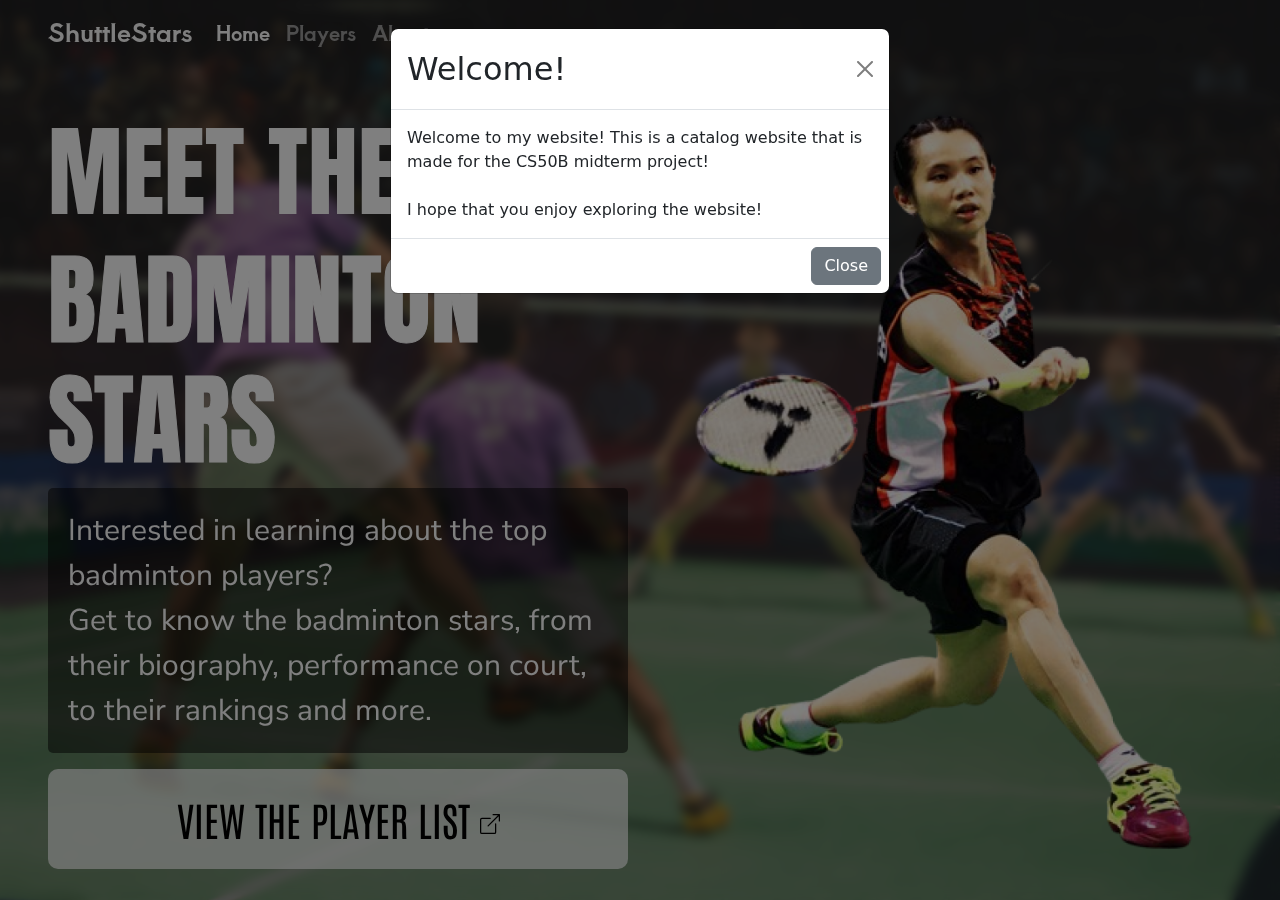
<file: CS50B Final/index.html>
<!DOCTYPE html>
<html lang="en">

<head>
    <meta charset="UTF-8">
    <meta name="viewport" content="width=device-width, initial-scale=1.0">
    <title>Home Page</title>
    <link rel="stylesheet" href="bootstrap-5.3.3-dist/css/bootstrap.min.css">
    <link rel="stylesheet" href="css/styles.css">
    <link rel="stylesheet" href="css/home-page.css">

</head>

<body>
    <div class="background-container background-image">
        <div class="blurred-image"></div>
        <div class="dark-overlay"></div>
    </div>
    <nav class="navbar navbar-expand-lg navbar-dark align-bottom mb-5 ">
        <div class="container-fluid px-5 align-items-end ">
            <a class="navbar-brand " href="index.html">ShuttleStars</a>
            <button class="navbar-toggler" type="button" data-bs-toggle="collapse"
                data-bs-target="#navbarSupportedContent" aria-controls="navbarSupportedContent" aria-expanded="false"
                aria-label="Toggle navigation">
                <span class="navbar-toggler-icon"></span>
            </button>
            <div class="collapse navbar-collapse" id="navbarSupportedContent">
                <ul class="navbar-nav me-auto mb-2 mb-lg-0">
                    <li class="nav-item ">
                        <a class="nav-link active" aria-current="page" href="index.html">Home</a>
                    </li>
                    <li class="nav-item">
                        <a class="nav-link " aria-current="page" href="catalog.html">Players</a>
                    </li>
                    <li class="nav-item">
                        <a class="nav-link " aria-current="page" href="about.html">About</a>
                    </li>

                </ul>
            </div>
        </div>
    </nav>


    <!-- Modal -->
    <div class="modal fade" id="exampleModal" tabindex="-1" aria-hidden="true">
        <div class="modal-dialog">
            <div class="modal-content">
                <div class="modal-header">
                    <div class="fs-2">Welcome!</div>
                    <button type="button" class="btn-close" data-bs-dismiss="modal" aria-label="Close"></button>
                </div>
                <div class="modal-body">
                    Welcome to my website! This is a catalog website that is made for the CS50B midterm project!
                    <br><br>
                    I hope that you enjoy exploring the website!
                </div>
                <div class="modal-footer p-1 ">
                    <button type="button" class="btn btn-secondary modal-button" data-bs-dismiss="modal">Close</button>
                </div>
            </div>
        </div>
    </div>


    <div class="container-fluid px-5">
        <div class="row">
            <div class="main-text col-12 mb-5 col-lg-6 mb-lg-0">
                <h1>MEET THE</h1>
                <h1 class="stroked-text">BADMINTON STARS</h1>
                <div class="main-text-wrapper">
                    <p>Interested in learning about the top badminton players?<br> Get to know the badminton stars, from
                        their biography, performance on court, to their rankings and
                        more. </p>
                    <a class="button" href="catalog.html"> VIEW THE PLAYER LIST <svg xmlns="http://www.w3.org/2000/svg"
                            width="20" height="20" fill="currentColor" class="bi bi-box-arrow-up-right"
                            viewBox="0 0 16 16">
                            <path fill-rule="evenodd"
                                d="M8.636 3.5a.5.5 0 0 0-.5-.5H1.5A1.5 1.5 0 0 0 0 4.5v10A1.5 1.5 0 0 0 1.5 16h10a1.5 1.5 0 0 0 1.5-1.5V7.864a.5.5 0 0 0-1 0V14.5a.5.5 0 0 1-.5.5h-10a.5.5 0 0 1-.5-.5v-10a.5.5 0 0 1 .5-.5h6.636a.5.5 0 0 0 .5-.5" />
                            <path fill-rule="evenodd"
                                d="M16 .5a.5.5 0 0 0-.5-.5h-5a.5.5 0 0 0 0 1h3.793L6.146 9.146a.5.5 0 1 0 .708.708L15 1.707V5.5a.5.5 0 0 0 1 0z" />
                        </svg></a>
                </div>
            </div>
            <div class="col-12 col-lg-6 text-center ">
                <img src="images/home/hero-image.png" alt="">
            </div>

        </div>
    </div>


    <script src="js/jquery.js"></script>
    <script src="js/texttyleF.min.js"></script>
    <script src="bootstrap-5.3.3-dist/js/bootstrap.min.js"></script>
    <script>
        $(document).ready(function () {
            $('#exampleModal').modal('show');
            $(".stroked-text").css("color", "#ffffff");
        })

        $('#exampleModal').on('hide.bs.modal', function (e) {
            $(".stroked-text").textyleF({
                delay: 50,
                duration: 100,
                easing: "cubic-bezier(0.785, 0.135, 0.15, 0.86)",
                callback: function () {
                    $(this).css({
                        color: "#ffffff00",
                        transition: "1s",
                    });
                    $(".desc").css("opacity", 1);
                },
            });
        })




    </script>
</body>

</html>
</file>
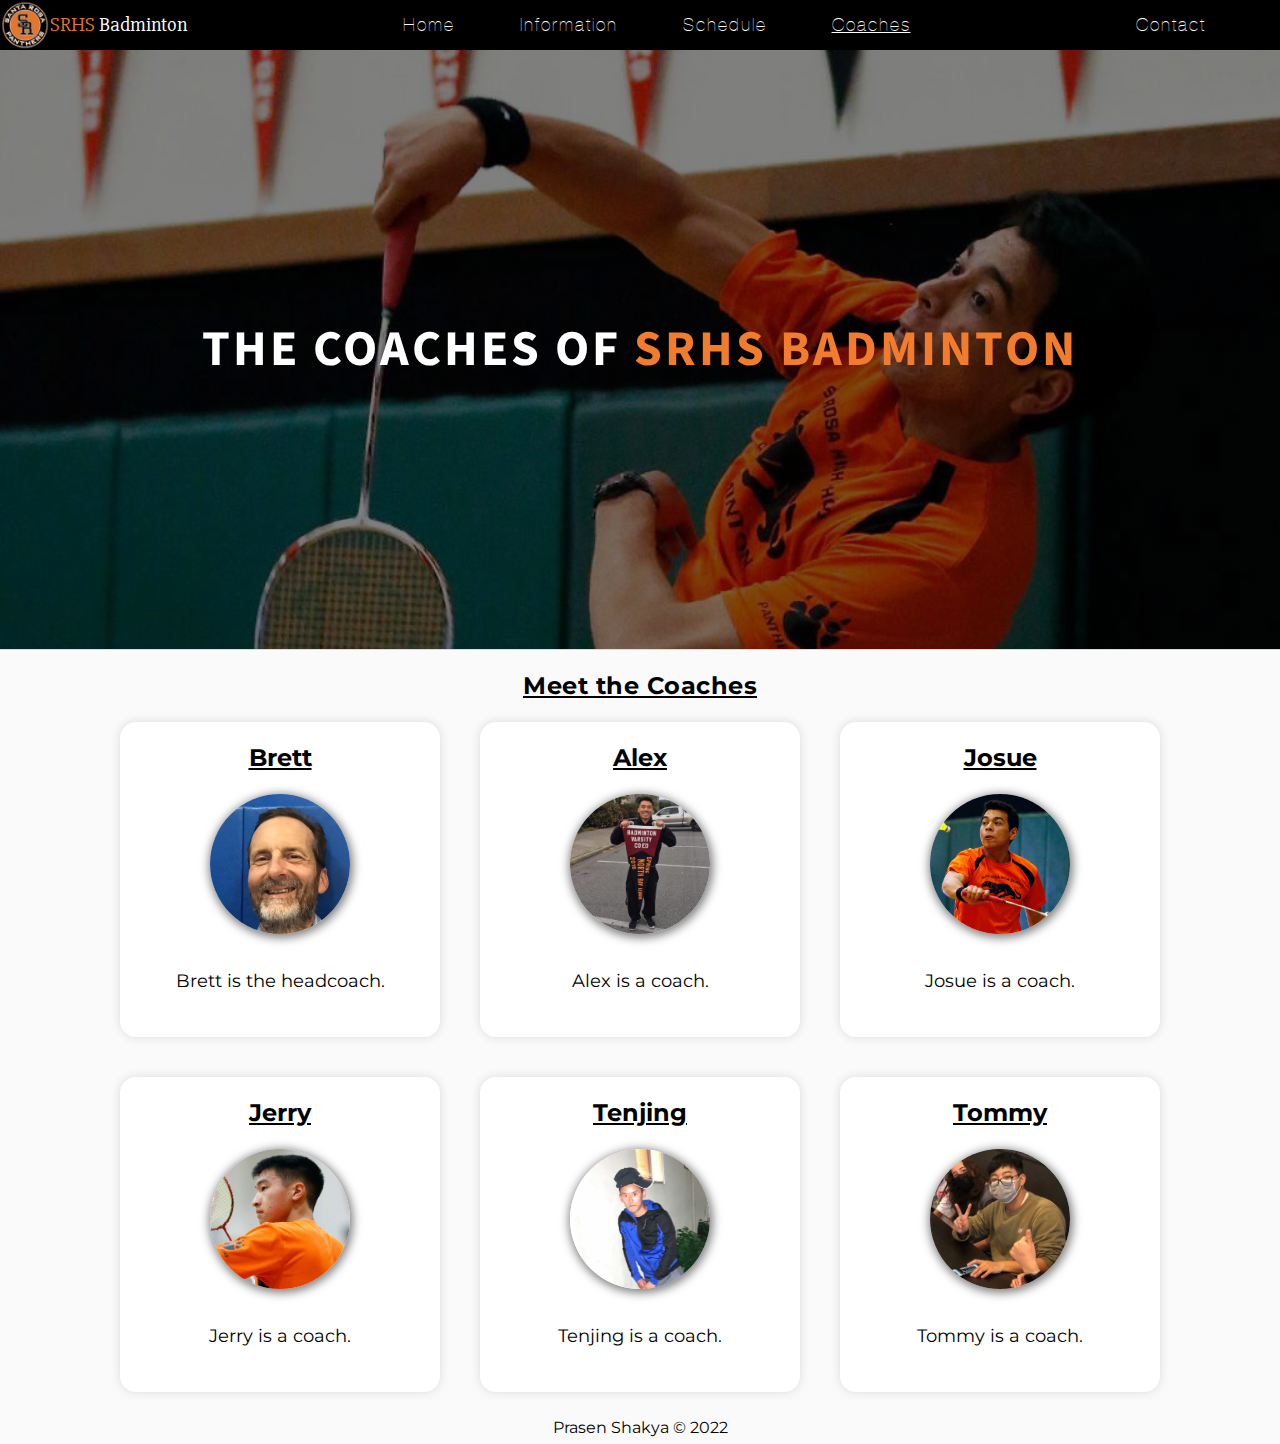
<file: coaches.html>
<!DOCTYPE html>
<html lang="en">
    <head>
        <meta charset="UTF-8" />
        <meta http-equiv="X-UA-Compatible" content="IE=edge" />
        <meta name="viewport" content="width=device-width, initial-scale=1.0" />
        <link rel="stylesheet" href="assets/css/fonts.css" />
        <link rel="stylesheet" href="assets/css/styles.css" />
        <link rel="stylesheet" href="assets/css/coach-section.css" />
        <script src="assets/js/main.js" defer></script>
        <title>SRHS Badminton Home Page</title>
    </head>
    <body>
        <header>
            <a href="home.html">
                <span id="brand-logo">
                    <img
                        src="assets/imgs/SRHS_Logo.png"
                        alt="Santa Rosa High School logo"
                        width="50"
                        height="50"
                    />
                    <span>SRHS&nbsp;</span>
                    <span>Badminton</span>
                </span>
            </a>
            <nav>
                <ul id="nav-links">
                    <li><a href="home.html">Home</a></li>
                    <li class="dropdown">
                        <a href="information.html">Information</a>
                        <input type="checkbox" class="toggle" id="toggle1" />
                        <label for="toggle1" class="open">+</label>
                        <ul>
                            <li>
                                <a href="information.html#joining-team"
                                    >Joining The Team</a
                                >
                            </li>
                            <li>
                                <a href="information.html#srhs-badminton-info"
                                    >The SRHS Team</a
                                >
                            </li>
                            <li>
                                <a href="information.html#badminton-info"
                                    >Badminton Information</a
                                >
                            </li>
                        </ul>
                    </li>
                    <li><a href="schedule.html">Schedule</a></li>
                    <li class="current-page">
                        <a href="coaches.html">Coaches</a>
                    </li>
                </ul>
            </nav>
            <a href="contact.html" id="contact-link">Contact</a>
            <p id="menu-button">&#9776;</p>
        </header>

        <main>
            <div class="banner coach-page">
                <span
                    >The Coaches of
                    <span class="orange-text">SRHS Badminton</span></span
                >
            </div>
            <section class="coach-section">
                <h1>Meet the Coaches</h1>

                <article>
                    <h2>Brett</h2>
                    <img
                        src="assets/imgs/coaches/Brett.jpg"
                        alt="Picture of Brett"
                    />
                    <div class="margin-space"></div>
                    <p>Brett is the headcoach.</p>
                </article>

                <article>
                    <h2>Alex</h2>
                    <img
                        src="assets/imgs/coaches/Alex.jpg"
                        alt="Picture of Alex"
                    />
                    <div class="margin-space"></div>
                    <p>Alex is a coach.</p>
                </article>

                <article>
                    <h2>Josue</h2>
                    <img
                        src="assets/imgs/coaches/Josue.jpg"
                        alt="Picture of Josue"
                    />
                    <div class="margin-space"></div>
                    <p>Josue is a coach.</p>
                </article>

                <article>
                    <h2>Jerry</h2>
                    <img
                        src="assets/imgs/coaches/Jerry.jpg"
                        alt="Picture of Jerry"
                    />
                    <div class="margin-space"></div>
                    <p>Jerry is a coach.</p>
                </article>

                <article>
                    <h2>Tenjing</h2>
                    <img
                        src="assets/imgs/coaches/Tenjing.jpg"
                        alt="Picture of Tenjing"
                    />
                    <div class="margin-space"></div>
                    <p>Tenjing is a coach.</p>
                </article>

                <article>
                    <h2>Tommy</h2>
                    <img
                        src="assets/imgs/coaches/Tommy.jpg"
                        alt="Picture of Tommy"
                    />
                    <div class="margin-space"></div>
                    <p>Tommy is a coach.</p>
                </article>
            </section>
        </main>

        <footer>
            <p>Prasen Shakya &copy; 2022</p>
        </footer>
    </body>
</html>
</file>
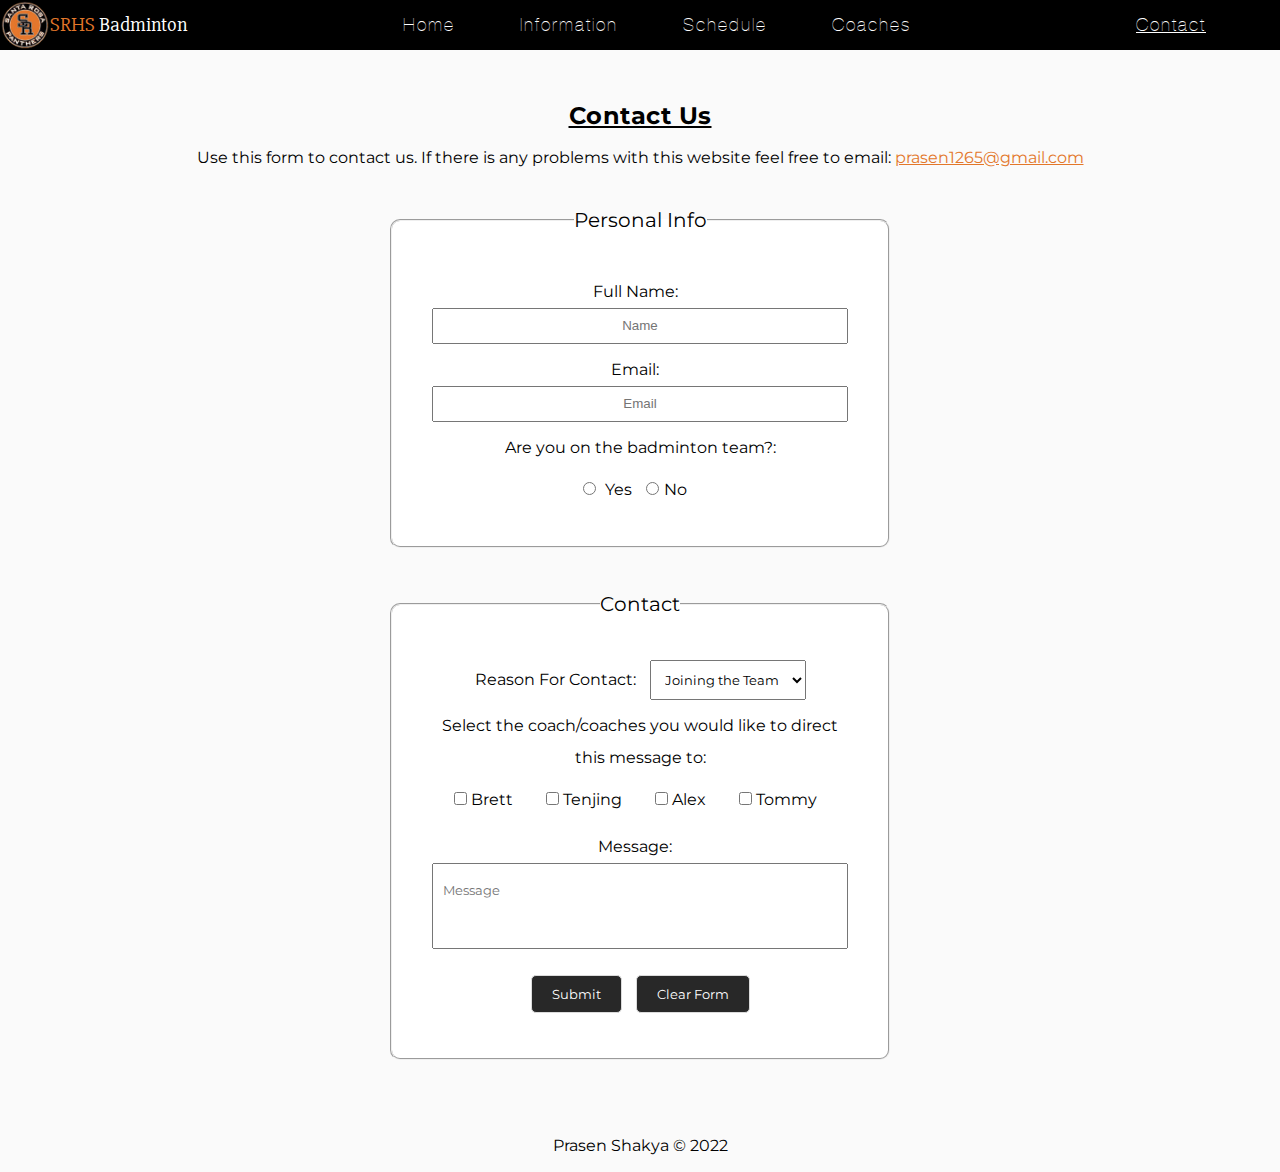
<file: contact.html>
<!DOCTYPE html>
<html lang="en">
    <head>
        <meta charset="UTF-8" />
        <meta http-equiv="X-UA-Compatible" content="IE=edge" />
        <meta name="viewport" content="width=device-width, initial-scale=1.0" />
        <link rel="stylesheet" href="assets/css/fonts.css" />
        <link rel="stylesheet" href="assets/css/styles.css" />
        <link rel="stylesheet" href="assets/css/form.css" />
        <script src="assets/js/main.js" defer></script>
        <title>SRHS Badminton Home Page</title>
    </head>

    <body>
        <header>
            <a href="home.html">
                <span id="brand-logo">
                    <img
                        src="assets/imgs/SRHS_Logo.png"
                        alt="Santa Rosa High School logo"
                        width="50"
                        height="50"
                    />
                    <span>SRHS&nbsp;</span>
                    <span>Badminton</span>
                </span>
            </a>
            <nav>
                <ul id="nav-links">
                    <li><a href="home.html">Home</a></li>
                    <li class="dropdown">
                        <a href="information.html">Information</a>
                        <input type="checkbox" class="toggle" id="toggle1" />
                        <label for="toggle1" class="open">+</label>
                        <ul>
                            <li>
                                <a href="information.html#joining-team"
                                    >Joining The Team</a
                                >
                            </li>
                            <li>
                                <a href="information.html#srhs-badminton-info"
                                    >The SRHS Team</a
                                >
                            </li>
                            <li>
                                <a href="information.html#badminton-info"
                                    >Badminton Information</a
                                >
                            </li>
                        </ul>
                    </li>
                    <li><a href="schedule.html">Schedule</a></li>
                    <li><a href="coaches.html">Coaches</a></li>
                </ul>
            </nav>
            <a class="current-page" href="contact.html" id="contact-link"
                >Contact</a
            >
            <p id="menu-button">&#9776;</p>
        </header>
        <main>
            <div class="margin-space"></div>
            <section class="form-container">
                <h1>Contact Us</h1>
                <div>
                    Use this form to contact us. If there is any problems with
                    this website feel free to email:
                    <a href="mailto:prasen1265@gmail.com">
                        prasen1265@gmail.com
                    </a>
                </div>

                <form action="https://formspree.io/f/mbjbrkdn" method="POST">
                    <fieldset>
                        <legend>Personal Info</legend>
                        <div>
                            <label for="full_name">Full Name:</label>
                            <input
                                type="text"
                                name="full_name"
                                id="full_name"
                                placeholder="Name"
                            />
                        </div>
                        <div>
                            <label for="email">Email:</label>
                            <input
                                type="email"
                                name="email"
                                id="email"
                                placeholder="Email"
                            />
                        </div>
                        <div>Are you on the badminton team?:</div>
                        <div>
                            <input
                                name="team_member"
                                id="yes-member"
                                type="radio"
                                value="yes"
                            />
                            <label for="yes-member">Yes</label>
                            <input
                                name="team_member"
                                id="no-member"
                                type="radio"
                                value="no"
                            /><label for="no-member">No</label>
                        </div>
                    </fieldset>

                    <fieldset>
                        <legend>Contact</legend>
                        <div>
                            <label for="contact-subject"
                                >Reason For Contact:</label
                            >
                            <select name="contact-subject" id="contact-subject">
                                <option value="joining-team">
                                    Joining the Team
                                </option>
                                <option value="badminton-info">
                                    Badminton Info
                                </option>
                                <option value="schedule">Schedule</option>
                                <option value="other">Other</option>
                            </select>
                        </div>

                        <div>
                            Select the coach/coaches you would like to direct
                            this message to:
                            <div class="coach-container">
                                <div>
                                    <input
                                        id="brett"
                                        name="message_for"
                                        value="Brett"
                                        type="checkbox"
                                    />
                                    <label for="brett">Brett</label>
                                </div>
                                <div>
                                    <input
                                        id="tenjing"
                                        value="Tenjing"
                                        name="message_for"
                                        type="checkbox"
                                    />
                                    <label for="tenjing">Tenjing</label>
                                </div>
                                <div>
                                    <input
                                        id="alex"
                                        value="Alex"
                                        name="message_for"
                                        type="checkbox"
                                    />
                                    <label for="alex">Alex</label>
                                </div>
                                <div>
                                    <input
                                        id="tommy"
                                        value="Tommy"
                                        name="message_for"
                                        type="checkbox"
                                    />
                                    <label for="tommy">Tommy</label>
                                </div>
                            </div>
                        </div>

                        <div>
                            <label for="message">Message:</label> <br />
                            <textarea
                                name="message"
                                id="message"
                                placeholder="Message"
                            ></textarea>
                        </div>

                        <div>
                            <input type="submit" value="Submit" />
                            <input
                                name="reset"
                                type="reset"
                                value="Clear Form"
                            />
                        </div>
                    </fieldset>
                </form>
            </section>
        </main>

        <footer>
            <div>Prasen Shakya &copy; 2022</div>
        </footer>
    </body>
</html>
</file>
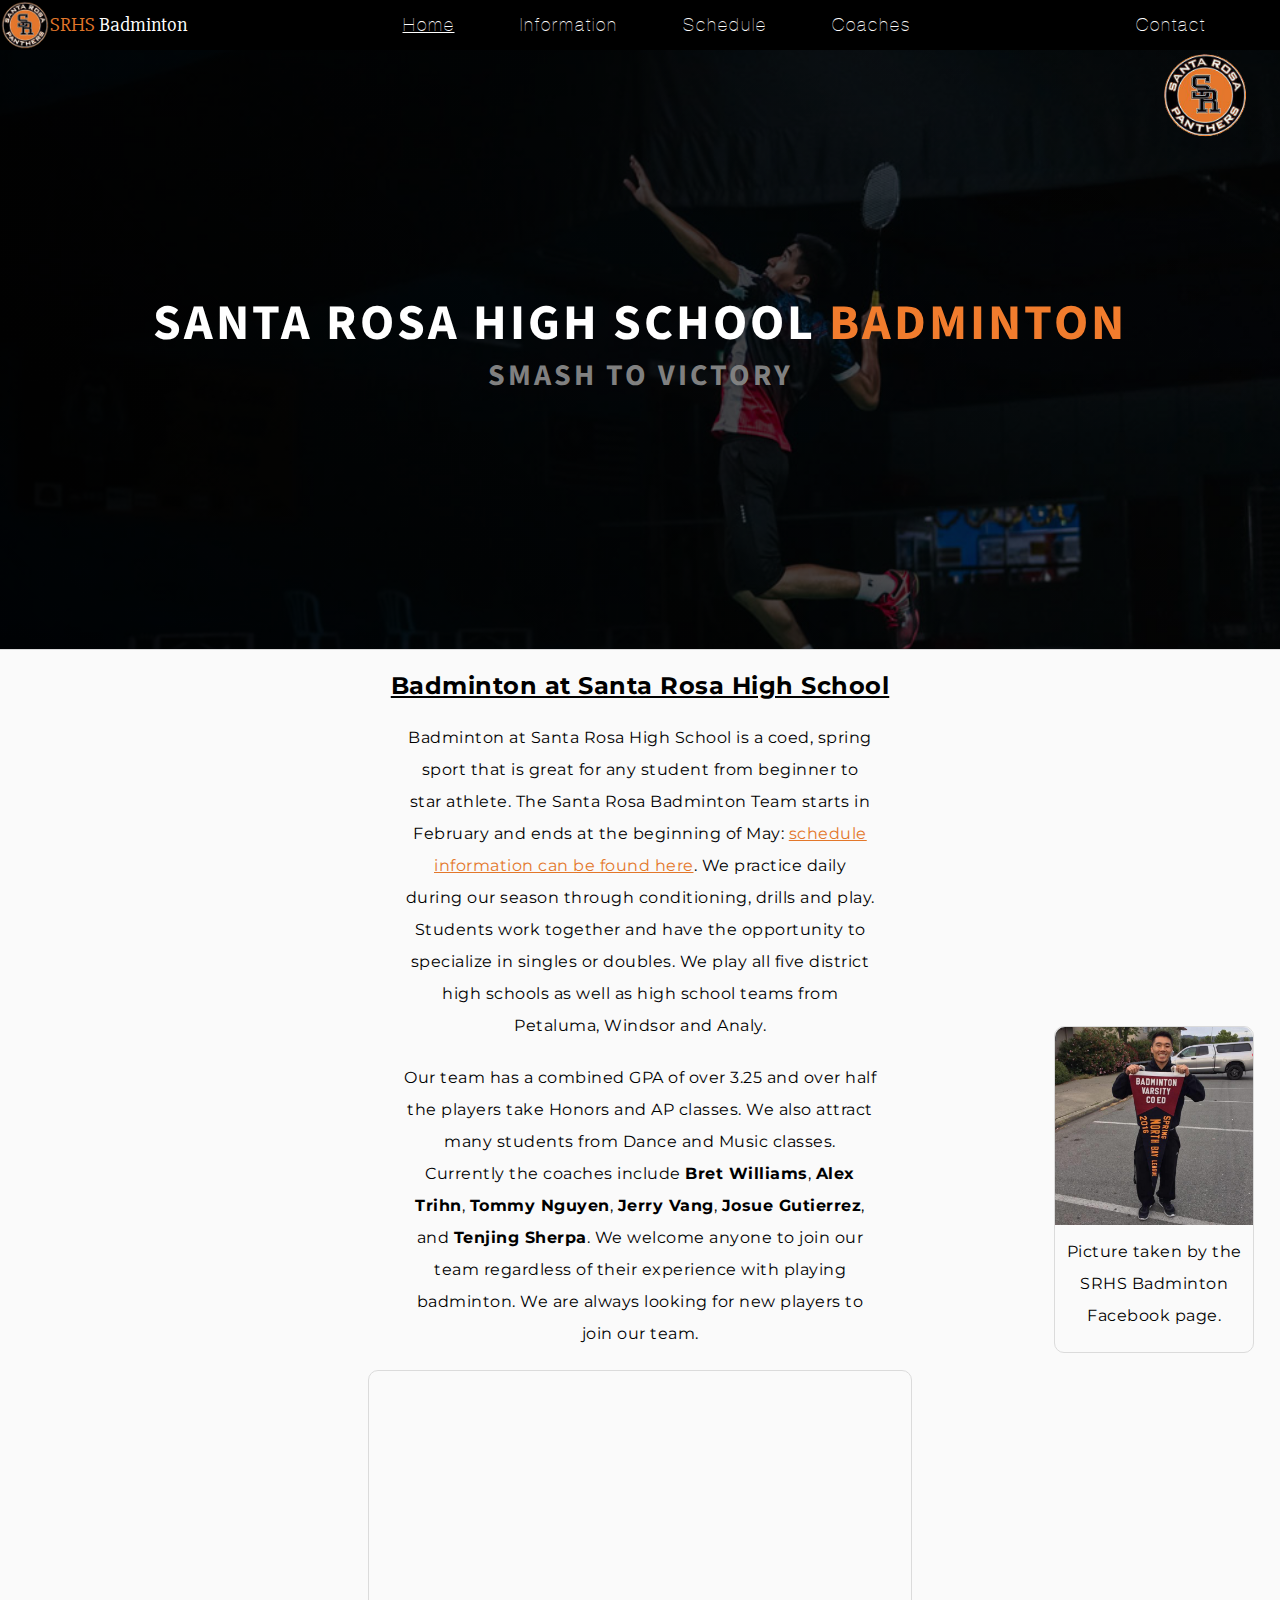
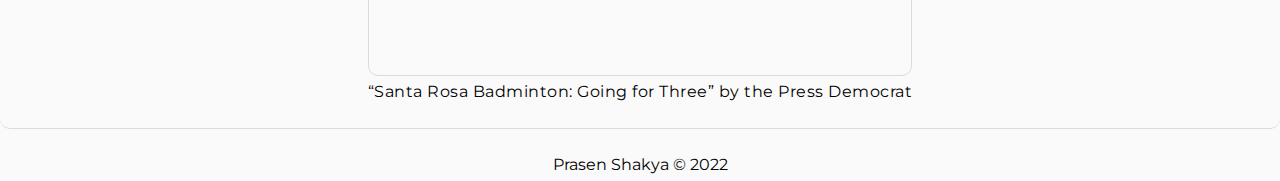
<file: home.html>
<!DOCTYPE html>
<html lang="en">
    <head>
        <meta charset="UTF-8" />
        <meta http-equiv="X-UA-Compatible" content="IE=edge" />
        <meta name="viewport" content="width=device-width, initial-scale=1.0" />
        <link rel="stylesheet" href="assets/css/fonts.css" />
        <link rel="stylesheet" href="assets/css/styles.css" />
        <script src="assets/js/main.js" defer></script>
        <title>SRHS Badminton Home Page</title>
    </head>
    <body>
        <header>
            <a href="home.html">
                <span id="brand-logo">
                    <img
                        src="assets/imgs/SRHS_Logo.png"
                        alt="Santa Rosa High School logo"
                        width="50"
                        height="50"
                    />
                    <span>SRHS&nbsp;</span>
                    <span>Badminton</span>
                </span>
            </a>
            <nav>
                <ul id="nav-links">
                    <li class="current-page"><a href="home.html">Home</a></li>
                    <li class="dropdown">
                        <a href="information.html">Information</a>
                        <input type="checkbox" class="toggle" id="toggle1" />
                        <label for="toggle1" class="open">+</label>
                        <ul>
                            <li>
                                <a href="information.html#joining-team"
                                    >Joining The Team</a
                                >
                            </li>
                            <li>
                                <a href="information.html#srhs-badminton-info"
                                    >The SRHS Team</a
                                >
                            </li>
                            <li>
                                <a href="information.html#badminton-info"
                                    >Badminton Information</a
                                >
                            </li>
                        </ul>
                    </li>
                    <li><a href="schedule.html">Schedule</a></li>
                    <li><a href="coaches.html">Coaches</a></li>
                </ul>
            </nav>
            <a href="contact.html" id="contact-link">Contact</a>
            <p id="menu-button">&#9776;</p>
        </header>

        <main>
            <div class="banner home-page">
                <span
                    >Santa Rosa High School
                    <span class="orange-text">Badminton</span></span
                >
                <span class="smaller-header">Smash To Victory</span>
                <img src="assets/imgs/SRHS_Logo.png" alt="SRHS Logo" />
            </div>

            <section class="information">
                <h1>Badminton at Santa Rosa High School</h1>
                <p>
                    Badminton at Santa Rosa High School is a coed, spring sport
                    that is great for any student from beginner to star athlete.
                    The Santa Rosa Badminton Team starts in February and ends at
                    the beginning of May:
                    <a href="schedule.html"
                        >schedule information can be found here</a
                    >. We practice daily during our season through conditioning,
                    drills and play. Students work together and have the
                    opportunity to specialize in singles or doubles. We play all
                    five district high schools as well as high school teams from
                    Petaluma, Windsor and Analy.
                </p>
                <aside>
                    <figure>
                        <img
                            src="assets/imgs/Alex_Flag.jpg"
                            alt="Alex, a head coach, holding the NBL flag."
                        />
                        <figcaption>
                            Picture taken by the SRHS Badminton Facebook page.
                        </figcaption>
                    </figure>
                </aside>
                <p>
                    Our team has a combined GPA of over 3.25 and over half the
                    players take Honors and AP classes. We also attract many
                    students from Dance and Music classes. Currently the coaches
                    include <b>Bret Williams</b>, <b>Alex Trihn</b>,
                    <b>Tommy Nguyen</b>, <b>Jerry Vang</b>,
                    <b>Josue Gutierrez</b>, and <b>Tenjing Sherpa</b>. We
                    welcome anyone to join our team regardless of their
                    experience with playing badminton. We are always looking for
                    new players to join our team.
                </p>
                <figure>
                    <div class="iframe-container">
                        <iframe
                            src="https://www.youtube.com/embed/RLeh8UaS8G8"
                            title="YouTube video player"
                            allow="accelerometer; autoplay; clipboard-write; encrypted-media; gyroscope; picture-in-picture"
                            allowfullscreen
                        ></iframe>
                    </div>
                    <figcaption>
                        <q>Santa Rosa Badminton: Going for Three</q> by the
                        Press Democrat
                    </figcaption>
                </figure>
            </section>
        </main>

        <footer>
            <p>Prasen Shakya &copy; 2022</p>
        </footer>
    </body>
</html>
</file>
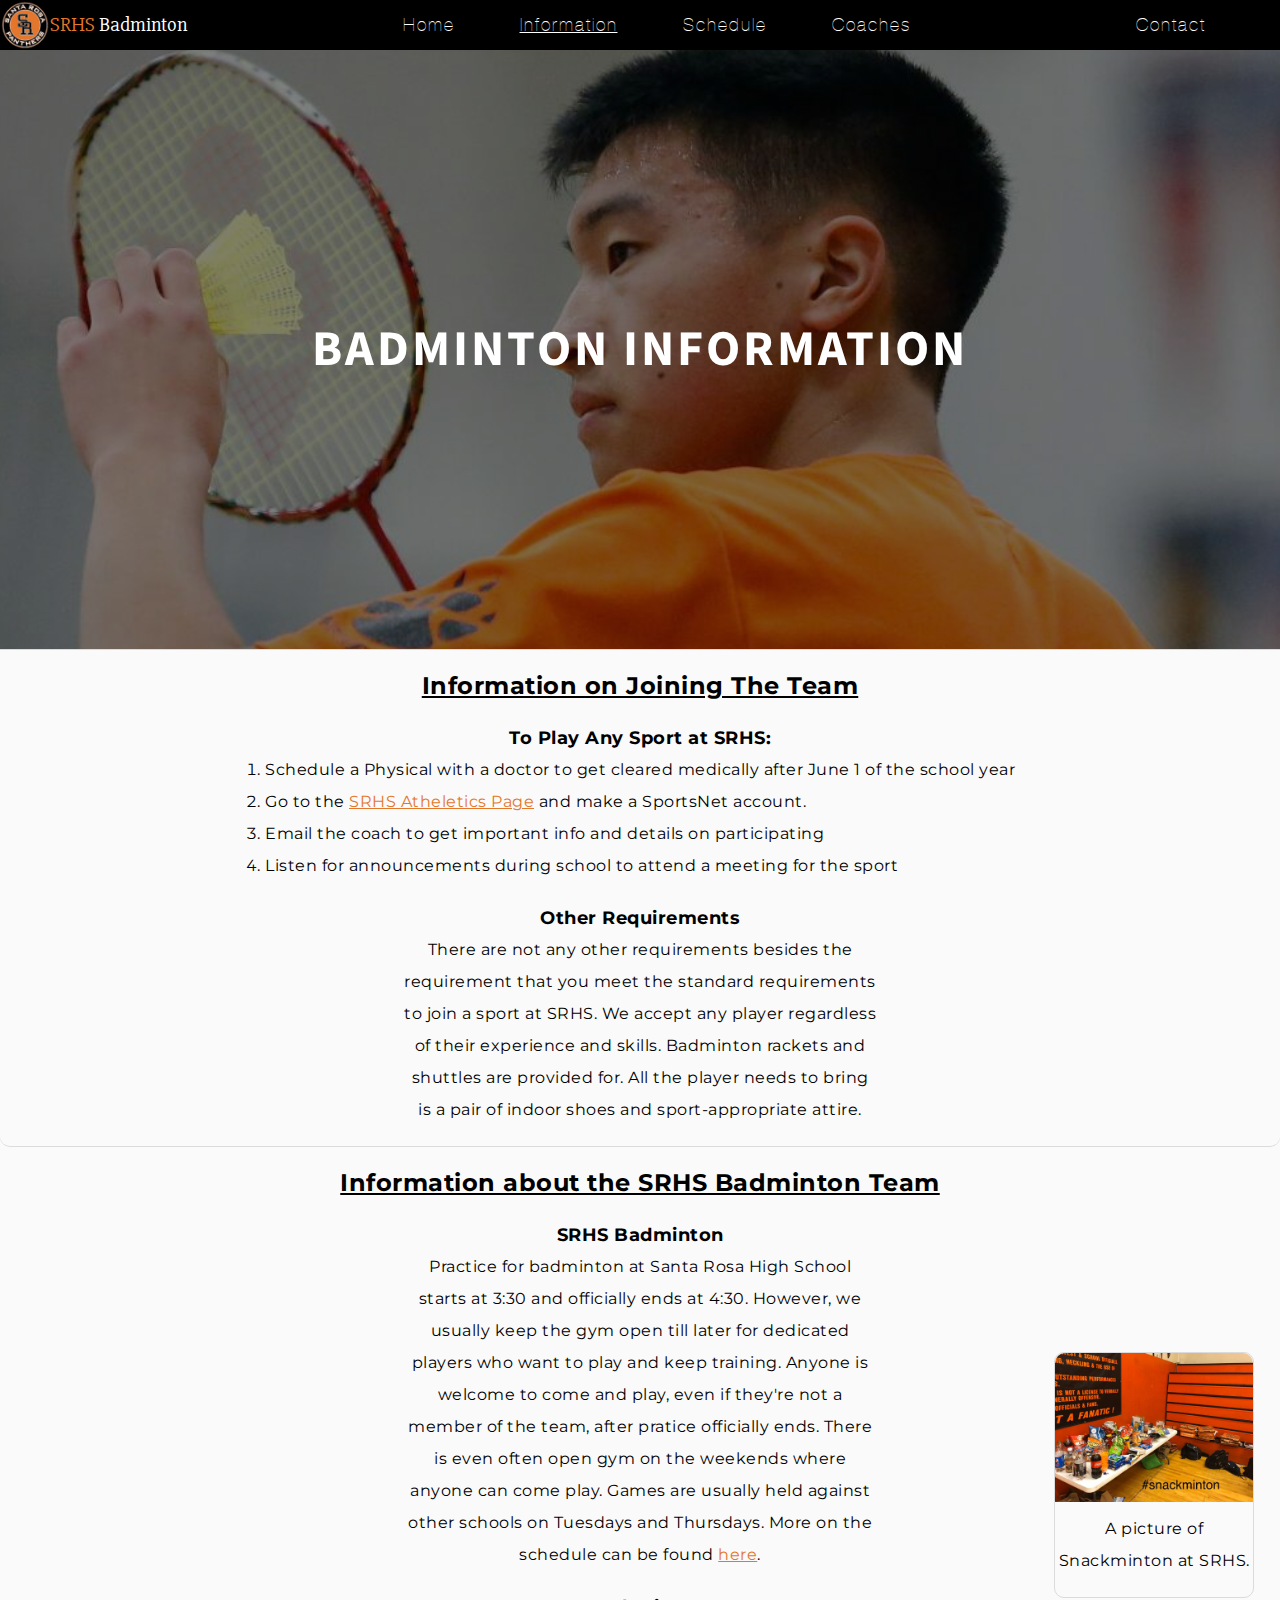
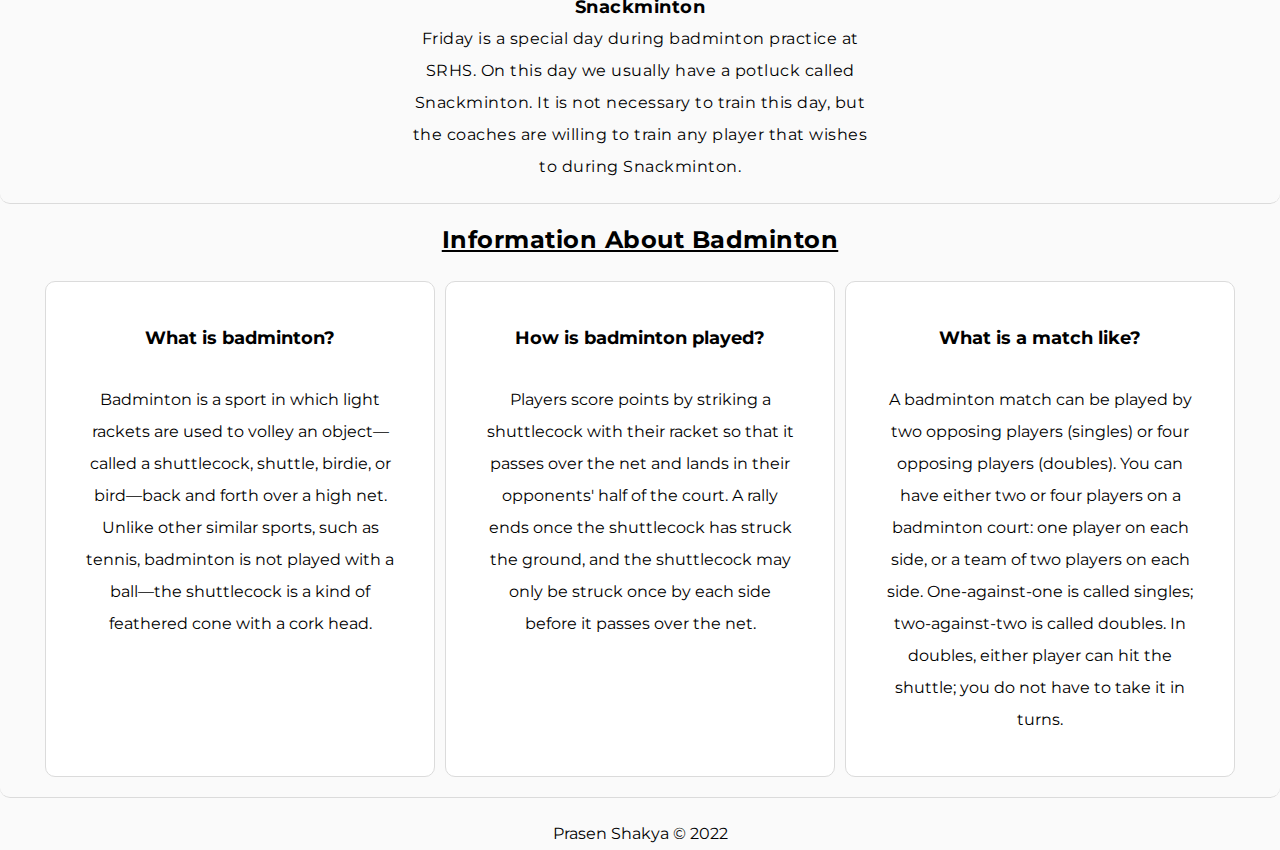
<file: information.html>
<!DOCTYPE html>
<html lang="en">
    <head>
        <meta charset="UTF-8" />
        <meta http-equiv="X-UA-Compatible" content="IE=edge" />
        <meta name="viewport" content="width=device-width, initial-scale=1.0" />
        <link rel="stylesheet" href="assets/css/fonts.css" />
        <link rel="stylesheet" href="assets/css/styles.css" />
        <script src="assets/js/main.js" defer></script>
        <title>SRHS Badminton Information</title>
    </head>
    <body>
        <header>
            <a href="home.html">
                <span id="brand-logo">
                    <img
                        src="assets/imgs/SRHS_Logo.png"
                        alt="Santa Rosa High School logo"
                        width="50"
                        height="50"
                    />
                    <span>SRHS&nbsp;</span>
                    <span>Badminton</span>
                </span>
            </a>
            <nav>
                <ul id="nav-links">
                    <li><a href="home.html">Home</a></li>
                    <li class="current-page dropdown">
                        <a href="information.html">Information</a>
                        <input type="checkbox" class="toggle" id="toggle1" />
                        <label for="toggle1" class="open">+</label>
                        <ul>
                            <li>
                                <a href="information.html#joining-team"
                                    >Joining The Team</a
                                >
                            </li>
                            <li>
                                <a href="information.html#srhs-badminton-info"
                                    >The SRHS Team</a
                                >
                            </li>
                            <li>
                                <a href="information.html#badminton-info"
                                    >Badminton Information</a
                                >
                            </li>
                        </ul>
                    </li>
                    <li><a href="schedule.html">Schedule</a></li>
                    <li><a href="coaches.html">Coaches</a></li>
                </ul>
            </nav>
            <a href="contact.html" id="contact-link">Contact</a>
            <p id="menu-button">&#9776;</p>
        </header>

        <div class="banner information-page">
            <span>Badminton Information</span>
        </div>

        <section id="joining-team" class="information">
            <h1>Information on Joining The Team</h1>

            <h2>To Play Any Sport at SRHS:</h2>
            <ol>
                <li>
                    Schedule a Physical with a doctor to get cleared medically
                    after June 1 of the school year
                </li>
                <li>
                    Go to the
                    <a
                        href="https://sites.google.com/view/srhsathletics/athletic-packet#h.6f0871f205be39f5_90"
                        target="_blank"
                        >SRHS Atheletics Page</a
                    >
                    and make a SportsNet account.
                </li>
                <li>
                    Email the coach to get important info and details on
                    participating
                </li>
                <li>
                    Listen for announcements during school to attend a meeting
                    for the sport
                </li>
            </ol>

            <div class="margin-space"></div>

            <h2>Other Requirements</h2>
            <p>
                There are not any other requirements besides the requirement
                that you meet the standard requirements to join a sport at SRHS.
                We accept any player regardless of their experience and skills.
                Badminton rackets and shuttles are provided for. All the player
                needs to bring is a pair of indoor shoes and sport-appropriate
                attire.
            </p>
        </section>

        <section id="srhs-badminton-info" class="information">
            <h1>Information about the SRHS Badminton Team</h1>

            <h2>SRHS Badminton</h2>
            <p>
                Practice for badminton at Santa Rosa High School starts at 3:30
                and officially ends at 4:30. However, we usually keep the gym
                open till later for dedicated players who want to play and keep
                training. Anyone is welcome to come and play, even if they're
                not a member of the team, after pratice officially ends. There
                is even often open gym on the weekends where anyone can come
                play. Games are usually held against other schools on Tuesdays
                and Thursdays. More on the schedule can be found
                <a href="schedule.html">here</a>.
            </p>

            <h2>Snackminton</h2>
            <p>
                Friday is a special day during badminton practice at SRHS. On
                this day we usually have a potluck called Snackminton. It is not
                necessary to train this day, but the coaches are willing to
                train any player that wishes to during Snackminton.
            </p>
            <aside>
                <figure>
                    <img
                        src="assets/imgs/Snackminton.jpg"
                        alt="A picture of Snackminton at SRHS."
                    />
                    <figcaption>A picture of Snackminton at SRHS.</figcaption>
                </figure>
            </aside>
        </section>

        <section id="badminton-info" class="three-column-display">
            <h1>Information About Badminton</h1>

            <article>
                <h2>What is badminton?</h2>
                <p>
                    Badminton is a sport in which light rackets are used to
                    volley an object—called a shuttlecock, shuttle, birdie, or
                    bird—back and forth over a high net. Unlike other similar
                    sports, such as tennis, badminton is not played with a
                    ball—the shuttlecock is a kind of feathered cone with a cork
                    head.
                </p>
            </article>

            <article>
                <h2>How is badminton played?</h2>
                <p>
                    Players score points by striking a shuttlecock with their
                    racket so that it passes over the net and lands in their
                    opponents' half of the court. A rally ends once the
                    shuttlecock has struck the ground, and the shuttlecock may
                    only be struck once by each side before it passes over the
                    net.
                </p>
            </article>

            <article>
                <h2>What is a match like?</h2>
                <p>
                    A badminton match can be played by two opposing players
                    (singles) or four opposing players (doubles). You can have
                    either two or four players on a badminton court: one player
                    on each side, or a team of two players on each side.
                    One-against-one is called singles; two-against-two is called
                    doubles. In doubles, either player can hit the shuttle; you
                    do not have to take it in turns.
                </p>
            </article>
        </section>
        <footer>
            <p>Prasen Shakya &copy; 2022</p>
        </footer>
    </body>
</html>
</file>
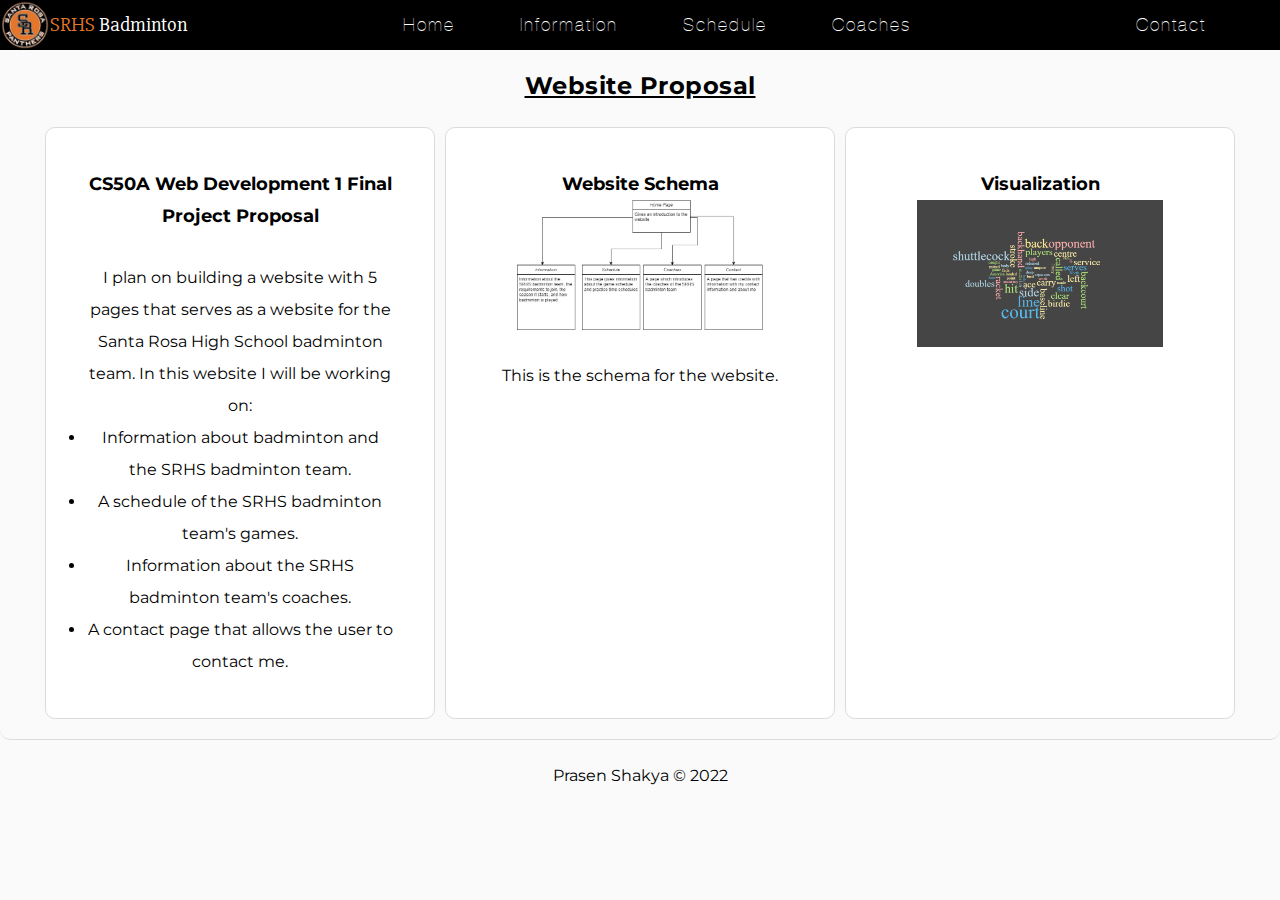
<file: proposal.html>
<!DOCTYPE html>
<html lang="en">
    <head>
        <meta charset="UTF-8" />
        <meta http-equiv="X-UA-Compatible" content="IE=edge" />
        <meta name="viewport" content="width=device-width, initial-scale=1.0" />
        <link rel="stylesheet" href="assets/css/fonts.css" />
        <link rel="stylesheet" href="assets/css/styles.css" />
        <title>SRHS Badminton Proposal Page</title>
    </head>
    <body>
        <header>
            <a href="home.html">
                <span id="brand-logo">
                    <img
                        src="assets/imgs/SRHS_Logo.png"
                        alt="Santa Rosa High School logo"
                        width="50"
                        height="50"
                    />
                    <span>SRHS&nbsp;</span>
                    <span>Badminton</span>
                </span>
            </a>
            <nav>
                <ul id="nav-links">
                    <li><a href="home.html">Home</a></li>
                    <li class="dropdown">
                        <a href="information.html">Information</a>
                        <input type="checkbox" class="toggle" id="toggle1" />
                        <label for="toggle1" class="open">+</label>
                        <ul>
                            <li>
                                <a href="information.html#joining-team"
                                    >Joining The Team</a
                                >
                            </li>
                            <li>
                                <a href="information.html#srhs-badminton-info"
                                    >The SRHS Team</a
                                >
                            </li>
                            <li>
                                <a href="information.html#badminton-info"
                                    >Badminton Information</a
                                >
                            </li>
                        </ul>
                    </li>
                    <li><a href="schedule.html">Schedule</a></li>
                    <li><a href="coaches.html">Coaches</a></li>
                </ul>
            </nav>
            <a href="contact.html" id="contact-link">Contact</a>
            <p id="menu-button">&#9776;</p>
        </header>

        <div class="margin-space"></div>
        <main>
            <section class="three-column-display">
                <h1>Website Proposal</h1>
                <article>
                    <h2>CS50A Web Development 1 Final Project Proposal</h2>
                    <p>
                        I plan on building a website with 5 pages that serves as
                        a website for the Santa Rosa High School badminton team.
                        In this website I will be working on:
                    </p>
                    <ul>
                        <li>
                            Information about badminton and the SRHS badminton
                            team.
                        </li>
                        <li>A schedule of the SRHS badminton team's games.</li>
                        <li>
                            Information about the SRHS badminton team's coaches.
                        </li>
                        <li>
                            A contact page that allows the user to contact me.
                        </li>
                    </ul>
                </article>

                <article>
                    <h2>Website Schema</h2>
                    <img
                        src="assets/imgs/Web_Schema.png"
                        alt="Website schema"
                    />
                    <p>This is the schema for the website.</p>
                </article>

                <article>
                    <h2>Visualization</h2>
                    <img src="assets/imgs/Words.png" alt="Word visualization" />
                </article>
            </section>
        </main>
        <footer>
            <p>Prasen Shakya &copy; 2022</p>
        </footer>
    </body>
</html>
</file>
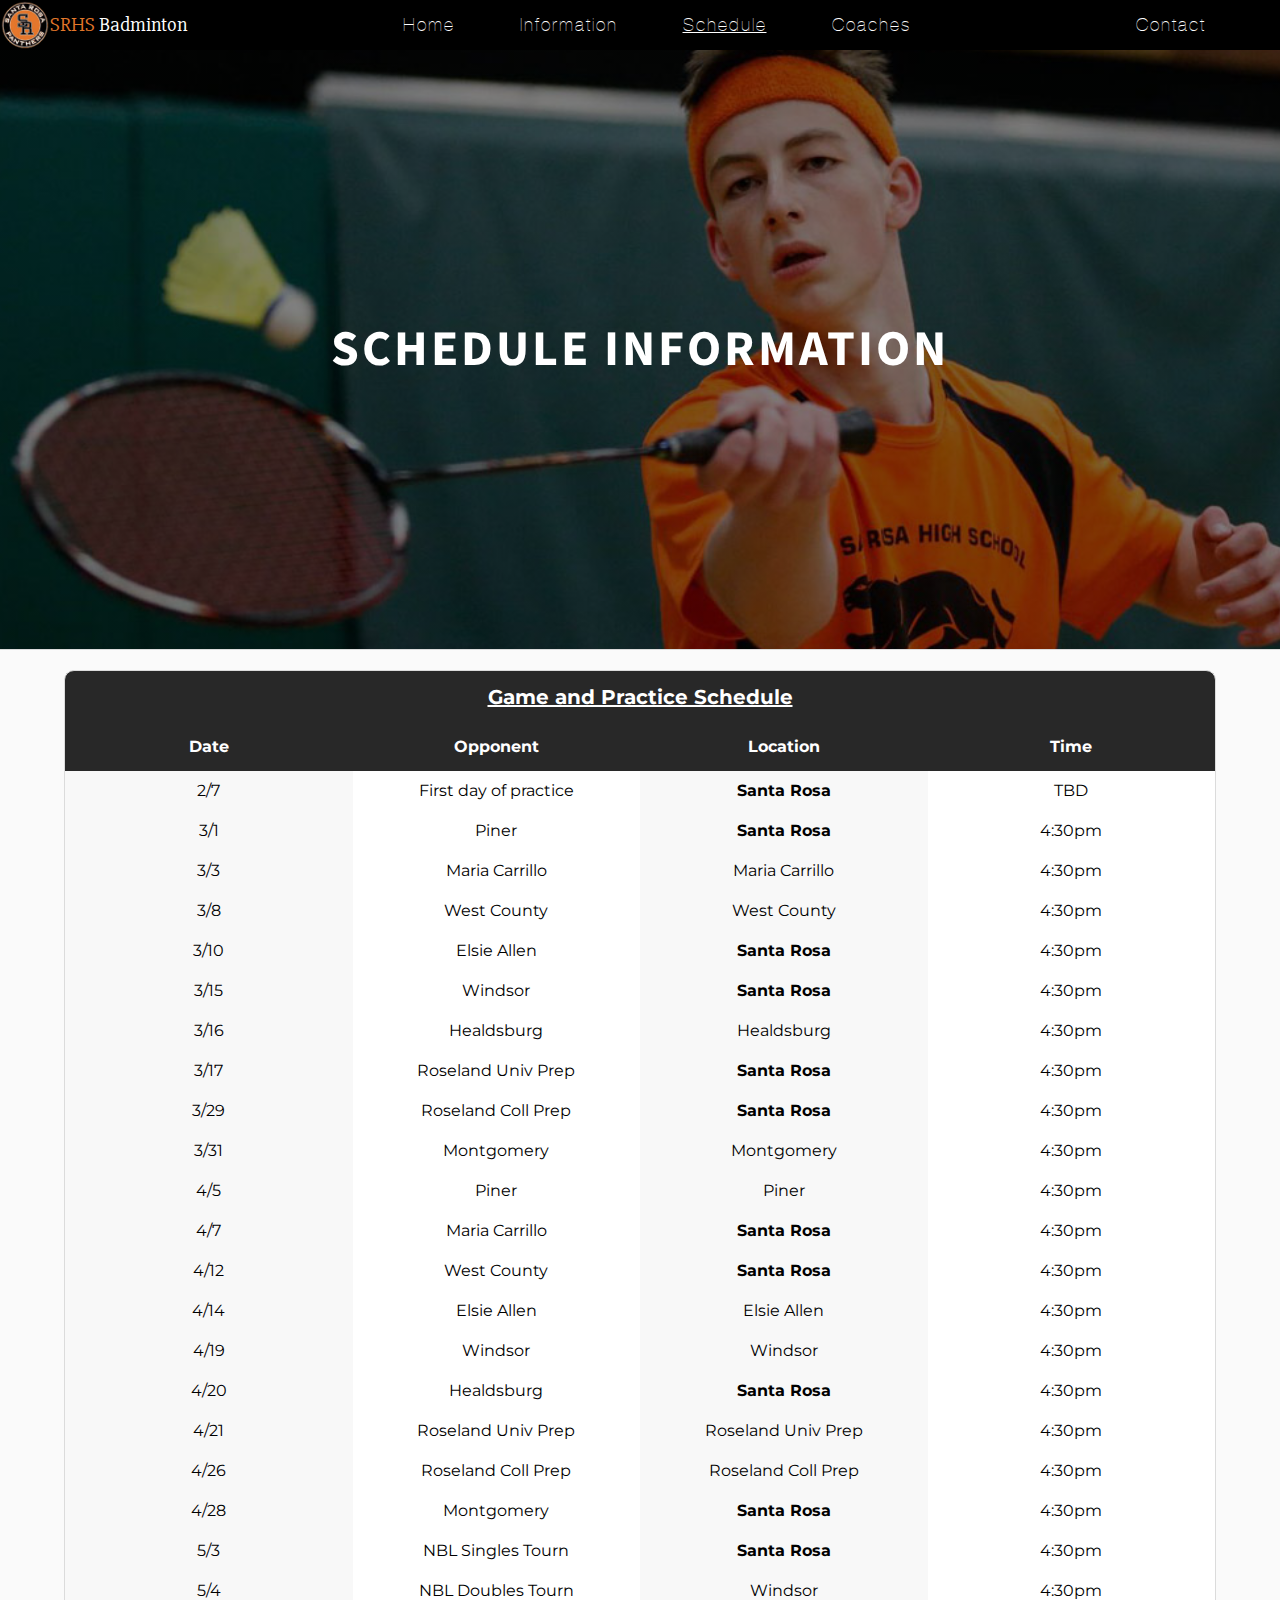
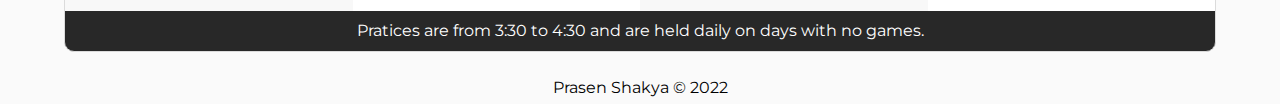
<file: schedule.html>
<!DOCTYPE html>
<html lang="en">
    <head>
        <meta charset="UTF-8" />
        <meta http-equiv="X-UA-Compatible" content="IE=edge" />
        <meta name="viewport" content="width=device-width, initial-scale=1.0" />
        <link rel="stylesheet" href="assets/css/fonts.css" />
        <link rel="stylesheet" href="assets/css/styles.css" />
        <link rel="stylesheet" href="assets/css/schedule.css" />
        <script src="assets/js/main.js" defer></script>
        <title>SRHS Badminton Schedule</title>
    </head>
    <body>
        <header>
            <a href="home.html">
                <span id="brand-logo">
                    <img
                        src="assets/imgs/SRHS_Logo.png"
                        alt="Santa Rosa High School logo"
                        width="50"
                        height="50"
                    />
                    <span>SRHS&nbsp;</span>
                    <span>Badminton</span>
                </span>
            </a>
            <nav>
                <ul id="nav-links">
                    <li><a href="home.html">Home</a></li>
                    <li class="dropdown">
                        <a href="information.html">Information</a>
                        <input type="checkbox" class="toggle" id="toggle1" />
                        <label for="toggle1" class="open">+</label>
                        <ul>
                            <li>
                                <a href="information.html#joining-team"
                                    >Joining The Team</a
                                >
                            </li>
                            <li>
                                <a href="information.html#srhs-badminton-info"
                                    >The SRHS Team</a
                                >
                            </li>
                            <li>
                                <a href="information.html#badminton-info"
                                    >Badminton Information</a
                                >
                            </li>
                        </ul>
                    </li>
                    <li class="current-page">
                        <a href="schedule.html">Schedule</a>
                    </li>
                    <li><a href="coaches.html">Coaches</a></li>
                </ul>
            </nav>
            <a href="contact.html" id="contact-link">Contact</a>
            <p id="menu-button">&#9776;</p>
        </header>

        <div class="banner schedule-page">
            <span>Schedule Information</span>
        </div>

        <div class="margin-space"></div>
        <div class="table-container">
            <table>
                <caption>
                    Game and Practice Schedule
                </caption>
                <colgroup>
                    <col />
                    <col />
                    <col />
                    <col />
                </colgroup>
                <thead>
                    <tr>
                        <th>Date</th>
                        <th>Opponent</th>
                        <th>Location</th>
                        <th>Time</th>
                    </tr>
                </thead>
                <tbody>
                    <tr>
                        <td>2/7</td>
                        <td>First day of practice</td>
                        <td><b>Santa Rosa</b></td>
                        <td>TBD</td>
                    </tr>
                    <tr>
                        <td>3/1</td>
                        <td>Piner</td>
                        <td><b>Santa Rosa</b></td>
                        <td>4:30pm</td>
                    </tr>
                    <tr>
                        <td>3/3</td>
                        <td>Maria Carrillo</td>
                        <td>Maria Carrillo</td>
                        <td>4:30pm</td>
                    </tr>
                    <tr>
                        <td>3/8</td>
                        <td>West County</td>
                        <td>West County</td>
                        <td>4:30pm</td>
                    </tr>
                    <tr>
                        <td>3/10</td>
                        <td>Elsie Allen</td>
                        <td><b>Santa Rosa</b></td>
                        <td>4:30pm</td>
                    </tr>
                    <tr>
                        <td>3/15</td>
                        <td>Windsor</td>
                        <td><b>Santa Rosa</b></td>
                        <td>4:30pm</td>
                    </tr>
                    <tr>
                        <td>3/16</td>
                        <td>Healdsburg</td>
                        <td>Healdsburg</td>
                        <td>4:30pm</td>
                    </tr>
                    <tr>
                        <td>3/17</td>
                        <td>Roseland Univ Prep</td>
                        <td><b>Santa Rosa</b></td>
                        <td>4:30pm</td>
                    </tr>
                    <tr>
                        <td>3/29</td>
                        <td>Roseland Coll Prep</td>
                        <td><b>Santa Rosa</b></td>
                        <td>4:30pm</td>
                    </tr>
                    <tr>
                        <td>3/31</td>
                        <td>Montgomery</td>
                        <td>Montgomery</td>
                        <td>4:30pm</td>
                    </tr>
                    <tr>
                        <td>4/5</td>
                        <td>Piner</td>
                        <td>Piner</td>
                        <td>4:30pm</td>
                    </tr>
                    <tr>
                        <td>4/7</td>
                        <td>Maria Carrillo</td>
                        <td><b>Santa Rosa</b></td>
                        <td>4:30pm</td>
                    </tr>
                    <tr>
                        <td>4/12</td>
                        <td>West County</td>
                        <td><b>Santa Rosa</b></td>
                        <td>4:30pm</td>
                    </tr>
                    <tr>
                        <td>4/14</td>
                        <td>Elsie Allen</td>
                        <td>Elsie Allen</td>
                        <td>4:30pm</td>
                    </tr>
                    <tr>
                        <td>4/19</td>
                        <td>Windsor</td>
                        <td>Windsor</td>
                        <td>4:30pm</td>
                    </tr>
                    <tr>
                        <td>4/20</td>
                        <td>Healdsburg</td>
                        <td><b>Santa Rosa</b></td>
                        <td>4:30pm</td>
                    </tr>
                    <tr>
                        <td>4/21</td>
                        <td>Roseland Univ Prep</td>
                        <td>Roseland Univ Prep</td>
                        <td>4:30pm</td>
                    </tr>
                    <tr>
                        <td>4/26</td>
                        <td>Roseland Coll Prep</td>
                        <td>Roseland Coll Prep</td>
                        <td>4:30pm</td>
                    </tr>
                    <tr>
                        <td>4/28</td>
                        <td>Montgomery</td>
                        <td><b>Santa Rosa</b></td>
                        <td>4:30pm</td>
                    </tr>
                    <tr>
                        <td>5/3</td>
                        <td>NBL Singles Tourn</td>
                        <td><b>Santa Rosa</b></td>
                        <td>4:30pm</td>
                    </tr>
                    <tr>
                        <td>5/4</td>
                        <td>NBL Doubles Tourn</td>
                        <td>Windsor</td>
                        <td>4:30pm</td>
                    </tr>
                </tbody>
                <tfoot>
                    <tr>
                        <td colspan="4">
                            Pratices are from 3:30 to 4:30 and are held daily on
                            days with no games.
                        </td>
                    </tr>
                </tfoot>
            </table>
        </div>
        <footer>
            <p>Prasen Shakya &copy; 2022</p>
        </footer>
    </body>
</html>
</file>
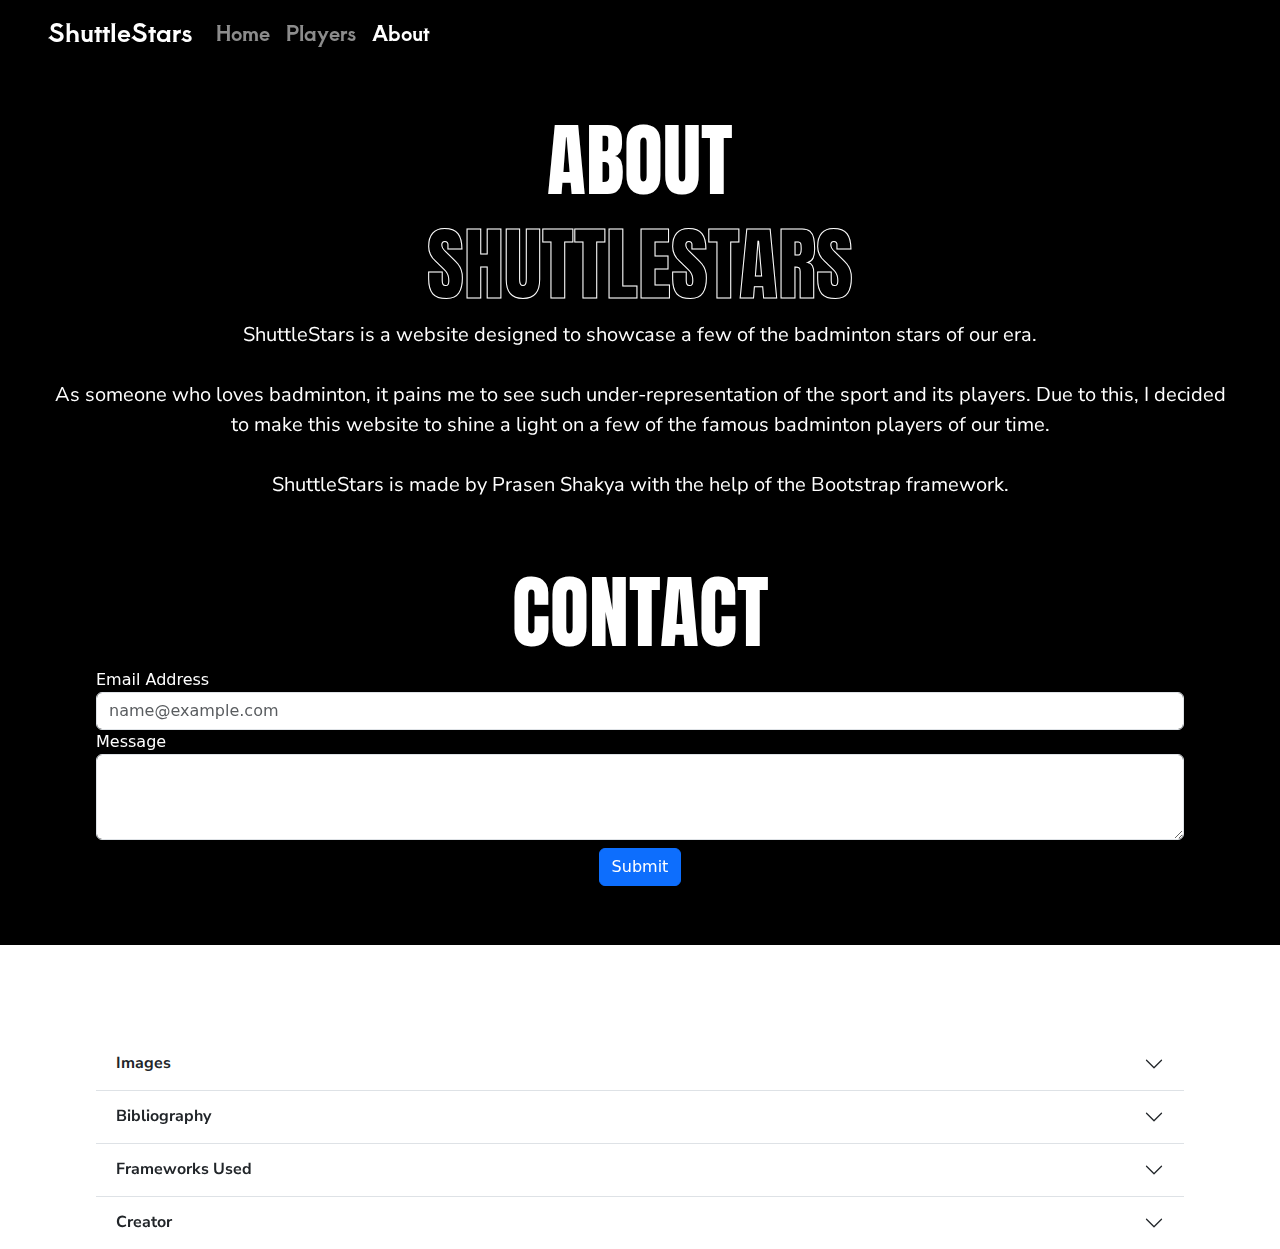
<file: CS50B Final/about.html>
<!DOCTYPE html>
<html lang="en">

<head>
    <meta charset="UTF-8">
    <meta name="viewport" content="width=device-width, initial-scale=1.0">
    <title>About</title>
    <link rel="stylesheet" href="bootstrap-5.3.3-dist/css/bootstrap.min.css">
    <link rel="stylesheet" href="css/styles.css">
    <link rel="stylesheet" href="css/about.css">

</head>

<body>
    <div class="background-container background-image">
    </div>
    <nav class="navbar navbar-expand-lg navbar-dark align-bottom mb-5 ">
        <div class="container-fluid px-5 align-items-end ">
            <a class="navbar-brand " href="index.html">ShuttleStars</a>
            <button class="navbar-toggler" type="button" data-bs-toggle="collapse"
                data-bs-target="#navbarSupportedContent" aria-controls="navbarSupportedContent" aria-expanded="false"
                aria-label="Toggle navigation">
                <span class="navbar-toggler-icon"></span>
            </button>
            <div class="collapse navbar-collapse" id="navbarSupportedContent">
                <ul class="navbar-nav me-auto mb-2 mb-lg-0">
                    <li class="nav-item ">
                        <a class="nav-link" aria-current="page" href="index.html">Home</a>
                    </li>
                    <li class="nav-item">
                        <a class="nav-link " aria-current="page" href="catalog.html">Players</a>
                    </li>
                    <li class="nav-item">
                        <a class="nav-link active" aria-current="page" href="about.html">About</a>
                    </li>

                </ul>
            </div>
        </div>
    </nav>

    <div class="container-fluid px-lg-5">
        <div class="text-center">
            <h1>ABOUT</h1>
            <h1 class="stroked-text">SHUTTLESTARS</h1>
        </div>
        <div class="fs-5 fs-lg-1 mb-5 d-flex justify-content-center text-center">
            <p>
                ShuttleStars is a website designed to showcase a few of the
                badminton stars
                of our
                era. <br><br>

                As someone who loves badminton, it pains me to see such under-representation of the sport and its
                players.

                Due to
                this, I decided to make this website to shine a light on a few of the famous badminton players of our
                time.<br><br>

                ShuttleStars is made by Prasen Shakya with the help of the Bootstrap framework.
            </p>

        </div>

        <div class="text-center ">
            <h1>CONTACT</h1>
        </div>
        <form class="px-lg-5 px-3 text-white text-start mb-5">
            <div class="form-group">
                <label for="email-container">Email Address</label>
                <input type="email" class="form-control" id="email-container" placeholder="name@example.com"
                    autocomplete="off" required>
            </div>
            <div class="form-group mb-2">
                <label for="message-container">Message</label>
                <textarea class="form-control" id="message-container" rows="3" autocomplete="off" required></textarea>
            </div>
            <div class="text-center">
                <button type="submit" class="btn btn-primary">Submit</button>

            </div>
        </form>



        <div class="text-center ">
            <h1>CREDITS</h1>
        </div>


        <div class="accordion accordion-flush px-lg-5 px-3" id="accordionFlushExample">
            <div class="accordion-item">
                <h2 class="accordion-header" id="flush-headingOne">
                    <button class="accordion-button collapsed fw-bold " data-bs-theme="dark" type="button"
                        data-bs-toggle="collapse" data-bs-target="#flush-collapseOne" aria-expanded="false"
                        aria-controls="flush-collapseOne">
                        Images
                    </button>
                </h2>
                <div id="flush-collapseOne" class="accordion-collapse collapse " aria-labelledby="flush-headingOne"
                    data-bs-parent="#accordionFlushExample">
                    <div class="accordion-body">
                        <div id="carouselExampleCaptions" class="carousel slide">
                            <div class="carousel-indicators">
                                <button type="button" data-bs-target="#carouselExampleCaptions" data-bs-slide-to="0"
                                    class="active" aria-current="true" aria-label="Slide 1"></button>
                                <button type="button" data-bs-target="#carouselExampleCaptions" data-bs-slide-to="1"
                                    aria-label="Slide 2"></button>
                                <button type="button" data-bs-target="#carouselExampleCaptions" data-bs-slide-to="2"
                                    aria-label="Slide 3"></button>
                                <button type="button" data-bs-target="#carouselExampleCaptions" data-bs-slide-to="3"
                                    aria-label="Slide 4"></button>
                            </div>
                            <div class="carousel-inner ">
                                <div class="carousel-item active">
                                    <img src="./images/credits/home.png" class="d-block w-100 " alt="...">
                                    <div class="carousel-caption ">
                                        <p>Source: <a href="https://www.flickr.com/photos/kw0326/19213774769">Link</a>
                                        </p>
                                    </div>
                                </div>
                                <div class="carousel-item">
                                    <img src="./images/credits/catalog.png" class="d-block w-100" alt="...">
                                    <div class="carousel-caption ">
                                        <p>Source: <a
                                                href="https://www.cnn.com/2023/05/26/sport/malaysian-duo-record-211-shot-rally-spt-intl/index.html">Link</a>
                                        </p>
                                    </div>
                                </div>
                                <div class="carousel-item">
                                    <img src="./images/credits/lcw.png" class="d-block w-100" alt="...">
                                    <div class="carousel-caption ">
                                        <p>Source: <a href="https://www.yonex.com/athletes/lee-chong-wei/">Link</a></p>
                                    </div>
                                </div>
                                <div class="carousel-item">
                                    <img src="./images/credits/lcw-banner.png" class="d-block w-100" alt="...">
                                    <div class="carousel-caption ">
                                        <p>Source: <a
                                                href="https://www.wsj.com/articles/badminton-star-lee-chong-wei-suspended-1415699611">Link</a>
                                        </p>
                                    </div>
                                </div>
                            </div>
                            <button class="carousel-control-prev" type="button"
                                data-bs-target="#carouselExampleCaptions" data-bs-slide="prev">
                                <span class="carousel-control-prev-icon" aria-hidden="true"></span>
                                <span class="visually-hidden">Previous</span>
                            </button>
                            <button class="carousel-control-next" type="button"
                                data-bs-target="#carouselExampleCaptions" data-bs-slide="next">
                                <span class="carousel-control-next-icon" aria-hidden="true"></span>
                                <span class="visually-hidden">Next</span>
                            </button>
                        </div>
                    </div>
                </div>
            </div>
            <div class="accordion-item">
                <h2 class="accordion-header" id="flush-headingTwo">
                    <button class="accordion-button collapsed fw-bold " type="button" data-bs-toggle="collapse"
                        data-bs-target="#flush-collapseTwo" aria-expanded="false" aria-controls="flush-collapseTwo">
                        Bibliography
                    </button>
                </h2>
                <div id="flush-collapseTwo" class="accordion-collapse collapse" aria-labelledby="flush-headingTwo"
                    data-bs-parent="#accordionFlushExample">
                    <div class="accordion-body">
                        <ul>
                            <li>Badminton Famly: <a href="https://badmintonfamly.com/legends/lee-chong-wei/"
                                    target="_blank">https://badmintonfamly.com/legends/lee-chong-wei/</a>
                            </li>
                            <li>Wikipedia: <a href="https://wikipedia.org">https://wikipedia.org</a> </li>
                        </ul>
                    </div>
                </div>
            </div>
            <div class="accordion-item">
                <h2 class="accordion-header" id="flush-headingThree">
                    <button class="accordion-button collapsed fw-bold " type="button" data-bs-toggle="collapse"
                        data-bs-target="#flush-collapseThree" aria-expanded="false" aria-controls="flush-collapseThree">
                        Frameworks Used
                    </button>
                </h2>
                <div id="flush-collapseThree" class="accordion-collapse collapse" aria-labelledby="flush-headingThree"
                    data-bs-parent="#accordionFlushExample">
                    <div class="accordion-body">
                        <ul>
                            <li>Bootstrap: <a href="https://getbootstrap.com/"
                                    target="_blank">https://getbootstrap.com/</a>
                            </li>
                        </ul>
                    </div>
                </div>
            </div>
            <div class="accordion-item">
                <h2 class="accordion-header" id="flush-headingFour">
                    <button class="accordion-button collapsed fw-bold " type="button" data-bs-toggle="collapse"
                        data-bs-target="#flush-collapseFour" aria-expanded="false" aria-controls="flush-collapseFour">
                        Creator
                    </button>
                </h2>
                <div id="flush-collapseFour" class="accordion-collapse collapse" aria-labelledby="flush-headingFour"
                    data-bs-parent="#accordionFlushExample">
                    <div class="accordion-body">
                        <p>Prasen Shakya made this website for CS50B.</p>
                    </div>
                </div>
            </div>
        </div>
    </div>

    <script src="bootstrap-5.3.3-dist/js/bootstrap.min.js"></script>

</body>

</html>
</file>
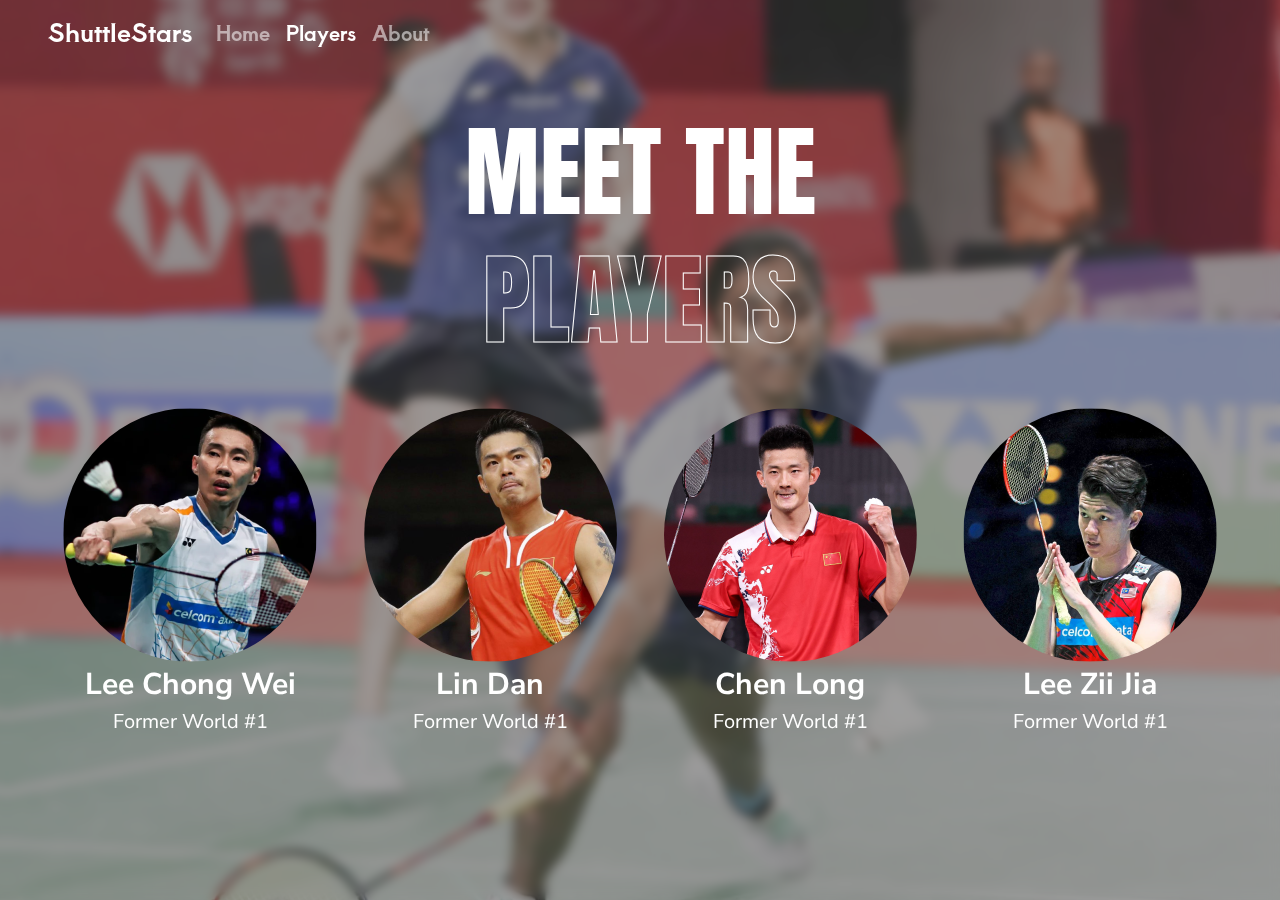
<file: CS50B Final/catalog.html>
<!DOCTYPE html>
<html lang="en">

<head>
    <meta charset="UTF-8">
    <meta name="viewport" content="width=device-width, initial-scale=1.0">
    <title>Catalog</title>
    <link rel="stylesheet" href="bootstrap-5.3.3-dist/css/bootstrap.min.css">
    <link rel="stylesheet" href="css/styles.css">
    <link rel="stylesheet" href="css/catalog-page.css">

</head>

<body>
    <div class="background-container background-image">
        <div class="blurred-image"></div>
        <div class="dark-overlay"></div>
    </div>
    <nav class="navbar navbar-expand-lg navbar-dark align-bottom mb-5 ">
        <div class="container-fluid px-5 align-items-end ">
            <a class="navbar-brand " href="index.html">ShuttleStars</a>
            <button class="navbar-toggler" type="button" data-bs-toggle="collapse"
                data-bs-target="#navbarSupportedContent" aria-controls="navbarSupportedContent" aria-expanded="false"
                aria-label="Toggle navigation">
                <span class="navbar-toggler-icon"></span>
            </button>
            <div class="collapse navbar-collapse" id="navbarSupportedContent">
                <ul class="navbar-nav me-auto mb-2 mb-lg-0">
                    <li class="nav-item ">
                        <a class="nav-link" aria-current="page" href="index.html">Home</a>
                    </li>
                    <li class="nav-item">
                        <a class="nav-link active" aria-current="page" href="catalog.html">Players</a>
                    </li>
                    <li class="nav-item">
                        <a class="nav-link " aria-current="page" href="about.html">About</a>
                    </li>

                </ul>
            </div>
        </div>
    </nav>

    <div class="container-fluid px-5">
        <div class="text-center mb-5">
            <h1>MEET THE</h1>
            <h1 class="stroked-text">PLAYERS</h1>
        </div>

        <div class="row player-holder justify-content-center ">
            <div class="col-6 p-3 p-lg-0 col-lg text-center">
                <a href="leechongwei.html"><img src="images/catalog/players/lee-chong-wei.png"
                        alt="Lee Chong Wei Profile Picture"></a>
                <p class="m-0 name">Lee Chong Wei</p>
                <p class="m-0 ">Former World #1</p>
            </div>
            <div class="col-6 p-3 p-lg-0 col-lg text-center">
                <a href="lindan.html"><img src="images/catalog/players/lin-dan.png" alt="Lin Dan Profile Picture"></a>
                <p class="m-0 name">Lin Dan</p>
                <p class="m-0 ">Former World #1</p>
            </div>
            <div class="col-6 p-3 p-lg-0 col-lg text-center">
                <a href="chenlong.html"><img src="images/catalog/players/chen-long.png"
                        alt="Chen Long Profile Picture"></a>
                <p class="m-0 name">Chen Long</p>
                <p class="m-0 ">Former World #1</p>
            </div>
            <div class="col-6 p-3 p-lg-0 col-lg text-center">
                <a href="leeziijia.html"><img src="images/catalog/players/lee-zii-jia.png"
                        alt="Lee Zii Jia Profile Picture"></a>
                <p class="m-0 name">Lee Zii Jia</p>
                <p class="m-0 ">Former World #1</p>
            </div>
        </div>
    </div>


    <script src="bootstrap-5.3.3-dist/js/bootstrap.min.js"></script>
</body>

</html>
</file>
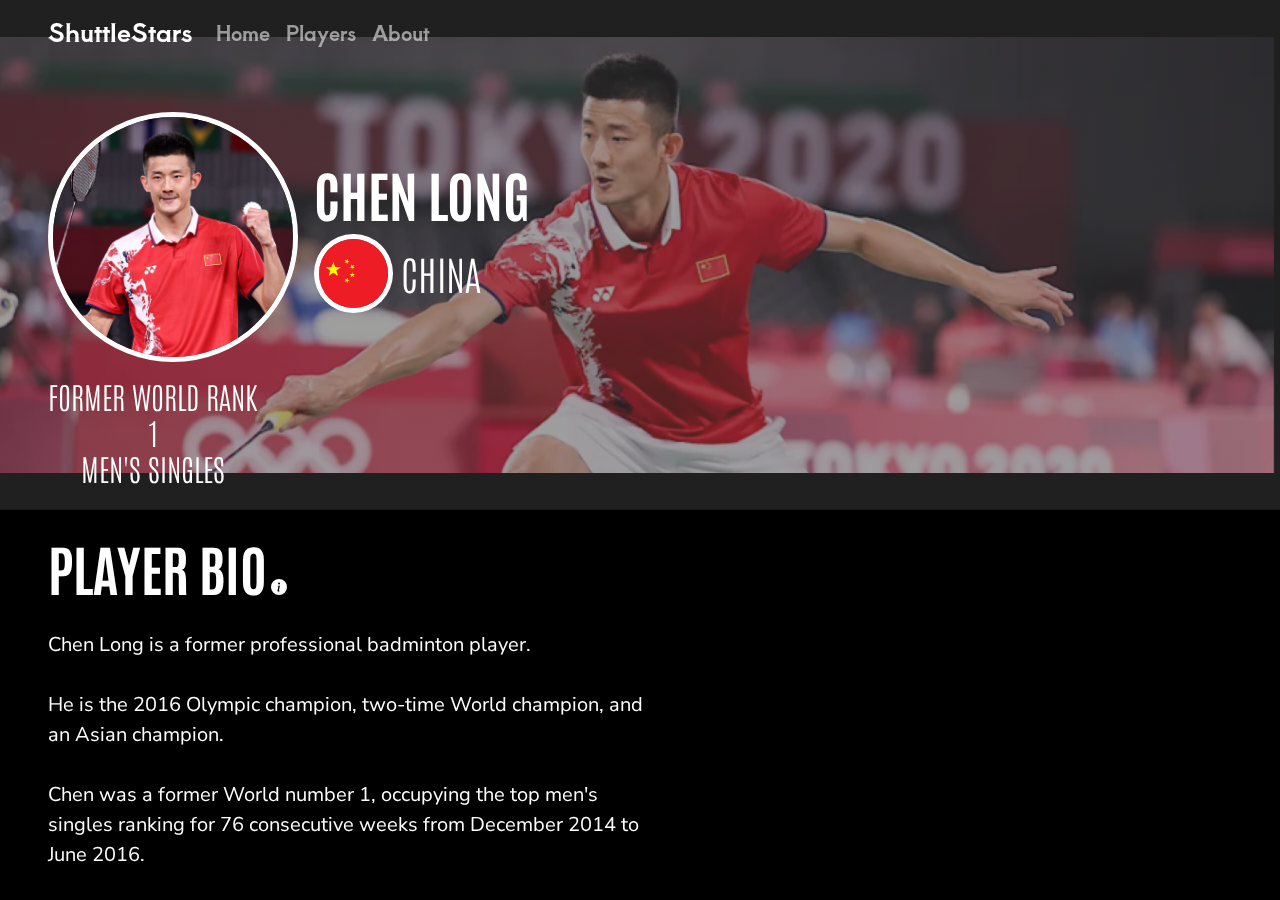
<file: CS50B Final/chenlong.html>
<!DOCTYPE html>
<html lang="en">

<head>
    <meta charset="UTF-8">
    <meta name="viewport" content="width=device-width, initial-scale=1.0">
    <title>Chen Long</title>
    <link rel="stylesheet" href="bootstrap-5.3.3-dist/css/bootstrap.min.css">
    <link rel="stylesheet" href="css/styles.css">
    <link rel="stylesheet" href="css/player-information-page.css">

</head>

<body>
    <div class="background-container background-image">
    </div>
    <div class="container-fluid px-0">
        <div style="--mobile-image: url('../images/players/chenlong/mobile-banner.png');
        --desktop-image: url('../images/players/chenlong/desktop-banner.png');" class="player-banner-container">
            <nav class="navbar navbar-expand-lg navbar-dark align-bottom mb-5 ">
                <div class="container-fluid px-5 align-items-end ">
                    <a class="navbar-brand " href="index.html">ShuttleStars</a>
                    <button class="navbar-toggler" type="button" data-bs-toggle="collapse"
                        data-bs-target="#navbarSupportedContent" aria-controls="navbarSupportedContent"
                        aria-expanded="false" aria-label="Toggle navigation">
                        <span class="navbar-toggler-icon"></span>
                    </button>
                    <div class="collapse navbar-collapse" id="navbarSupportedContent">
                        <ul class="navbar-nav me-auto mb-2 mb-lg-0">
                            <li class="nav-item ">
                                <a class="nav-link" aria-current="page" href="index.html">Home</a>
                            </li>
                            <li class="nav-item">
                                <a class="nav-link" aria-current="page" href="catalog.html">Players</a>
                            </li>
                            <li class="nav-item">
                                <a class="nav-link " aria-current="page" href="about.html">About</a>
                            </li>

                        </ul>
                    </div>
                </div>
            </nav>
            <div class="player-profile-container d-flex flex-column ps-3 ps-lg-5 pb-4 mb-4">
                <div class="d-flex flex-row align-items-center mb-3">
                    <img class="profile-image" src="images/players/chenlong/profile.png"
                        alt="Chen Long Profile Picture">
                    <div class="player-title ps-3">
                        <h2 class="mb-2">CHEN LONG</h2>
                        <div class="d-flex align-items-center ">
                            <img class="country-image me-2" src="images/players/chenlong/country-flag.png"
                                alt="China Country Flag">
                            <h3>CHINA</h3>
                        </div>
                    </div>
                </div>
                <div class="player-ranking text-center d-flex align-items-start">
                    <div>
                        <h3>FORMER WORLD RANK</h3>
                        <h3>1</h3>
                        <h3>MEN'S SINGLES</h3>
                    </div>
                </div>
            </div>
        </div>
        <div class="text-container px-3 ps-lg-5 m-0 row">
            <h2 class="col-12 p-0 d-flex align-items-baseline">
                PLAYER BIO<svg xmlns="http://www.w3.org/2000/svg" width="16" height="16" fill="currentColor"
                    class=" ms-1 bi bi-info-circle-fill" viewBox="0 0 16 16">
                    <path
                        d="M8 16A8 8 0 1 0 8 0a8 8 0 0 0 0 16m.93-9.412-1 4.705c-.07.34.029.533.304.533.194 0 .487-.07.686-.246l-.088.416c-.287.346-.92.598-1.465.598-.703 0-1.002-.422-.808-1.319l.738-3.468c.064-.293.006-.399-.287-.47l-.451-.081.082-.381 2.29-.287zM8 5.5a1 1 0 1 1 0-2 1 1 0 0 1 0 2" />
                </svg>
            </h2>

            <p class="col-12 col-lg-6 p-0">
                <br>
                Chen Long is a former professional badminton player.
                <br><br>
                He is the 2016 Olympic champion, two-time World champion, and an Asian champion.
                <br><br>

                Chen was a former World number 1, occupying the top men's singles ranking for 76 consecutive weeks from
                December 2014 to June 2016.
            </p>
        </div>
    </div>


    <script src="bootstrap-5.3.3-dist/js/bootstrap.min.js"></script>
</body>

</html>
</file>
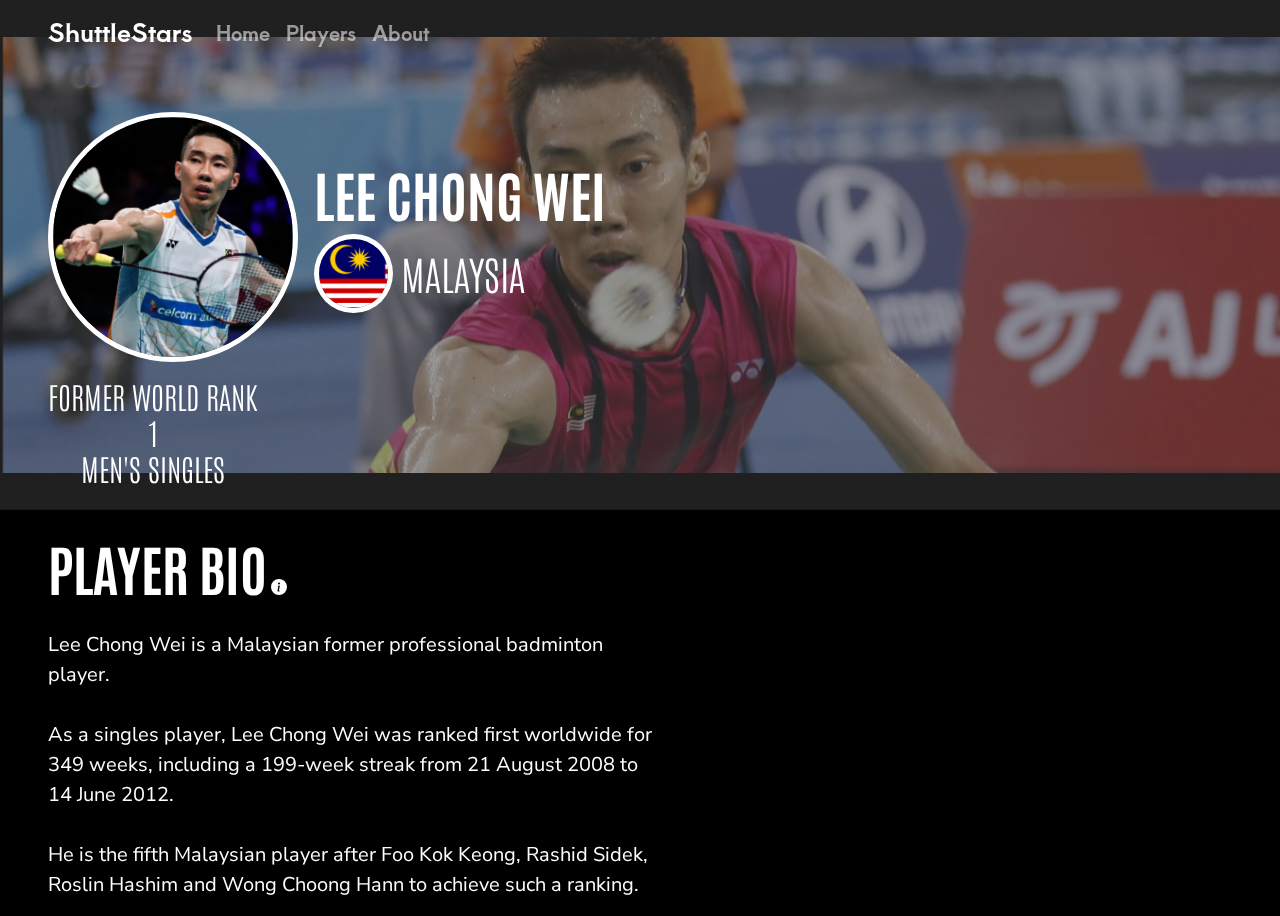
<file: CS50B Final/leechongwei.html>
<!DOCTYPE html>
<html lang="en">

<head>
    <meta charset="UTF-8">
    <meta name="viewport" content="width=device-width, initial-scale=1.0">
    <title>Lee Chong Wei</title>
    <link rel="stylesheet" href="bootstrap-5.3.3-dist/css/bootstrap.min.css">
    <link rel="stylesheet" href="css/styles.css">
    <link rel="stylesheet" href="css/player-information-page.css">

</head>

<body>
    <div class="background-container background-image">
    </div>
    <div class="container-fluid px-0">
        <div style="--mobile-image: url('../images/players/leechongwei/mobile-banner.png');
        --desktop-image: url('../images/players/leechongwei/desktop-banner.png');" class="player-banner-container">
            <nav class="navbar navbar-expand-lg navbar-dark align-bottom mb-5 ">
                <div class="container-fluid px-5 align-items-end ">
                    <a class="navbar-brand " href="index.html">ShuttleStars</a>
                    <button class="navbar-toggler" type="button" data-bs-toggle="collapse"
                        data-bs-target="#navbarSupportedContent" aria-controls="navbarSupportedContent"
                        aria-expanded="false" aria-label="Toggle navigation">
                        <span class="navbar-toggler-icon"></span>
                    </button>
                    <div class="collapse navbar-collapse" id="navbarSupportedContent">
                        <ul class="navbar-nav me-auto mb-2 mb-lg-0">
                            <li class="nav-item ">
                                <a class="nav-link" aria-current="page" href="index.html">Home</a>
                            </li>
                            <li class="nav-item">
                                <a class="nav-link" aria-current="page" href="catalog.html">Players</a>
                            </li>
                            <li class="nav-item">
                                <a class="nav-link " aria-current="page" href="about.html">About</a>
                            </li>

                        </ul>
                    </div>
                </div>
            </nav>
            <div class="player-profile-container d-flex flex-column ps-3 ps-lg-5 pb-4 mb-4">
                <div class="d-flex flex-row align-items-center mb-3">
                    <img class="profile-image" src="images/players/leechongwei/profile.png"
                        alt="Lee Chong Wei Profile Picture">
                    <div class="player-title ps-3">
                        <h2 class="mb-2">LEE CHONG WEI</h2>
                        <div class="d-flex align-items-center ">
                            <img class="country-image me-2" src="images/players/leechongwei/country-flag.png"
                                alt="Malaysia Country Flag">
                            <h3>MALAYSIA</h3>
                        </div>
                    </div>
                </div>
                <div class="player-ranking text-center d-flex align-items-start">
                    <div>
                        <h3>FORMER WORLD RANK</h3>
                        <h3>1</h3>
                        <h3>MEN'S SINGLES</h3>
                    </div>
                </div>
            </div>
        </div>
        <div class="text-container px-3 ps-lg-5 m-0 row">
            <h2 class="col-12 p-0 d-flex align-items-baseline">
                PLAYER BIO<svg xmlns="http://www.w3.org/2000/svg" width="16" height="16" fill="currentColor"
                    class=" ms-1 bi bi-info-circle-fill" viewBox="0 0 16 16">
                    <path
                        d="M8 16A8 8 0 1 0 8 0a8 8 0 0 0 0 16m.93-9.412-1 4.705c-.07.34.029.533.304.533.194 0 .487-.07.686-.246l-.088.416c-.287.346-.92.598-1.465.598-.703 0-1.002-.422-.808-1.319l.738-3.468c.064-.293.006-.399-.287-.47l-.451-.081.082-.381 2.29-.287zM8 5.5a1 1 0 1 1 0-2 1 1 0 0 1 0 2" />
                </svg>
            </h2>

            <p class="col-12 col-lg-6 p-0">
                <br>
                Lee Chong Wei is a Malaysian former professional badminton player.
                <br><br>
                As a singles player, Lee Chong Wei was ranked first worldwide for 349 weeks, including a 199-week streak
                from 21 August 2008 to 14 June 2012.
                <br><br>
                He is the fifth Malaysian player after Foo Kok Keong, Rashid Sidek, Roslin Hashim and Wong Choong Hann
                to achieve such a ranking.
            </p>
        </div>
    </div>


    <script src="bootstrap-5.3.3-dist/js/bootstrap.min.js"></script>
</body>

</html>
</file>
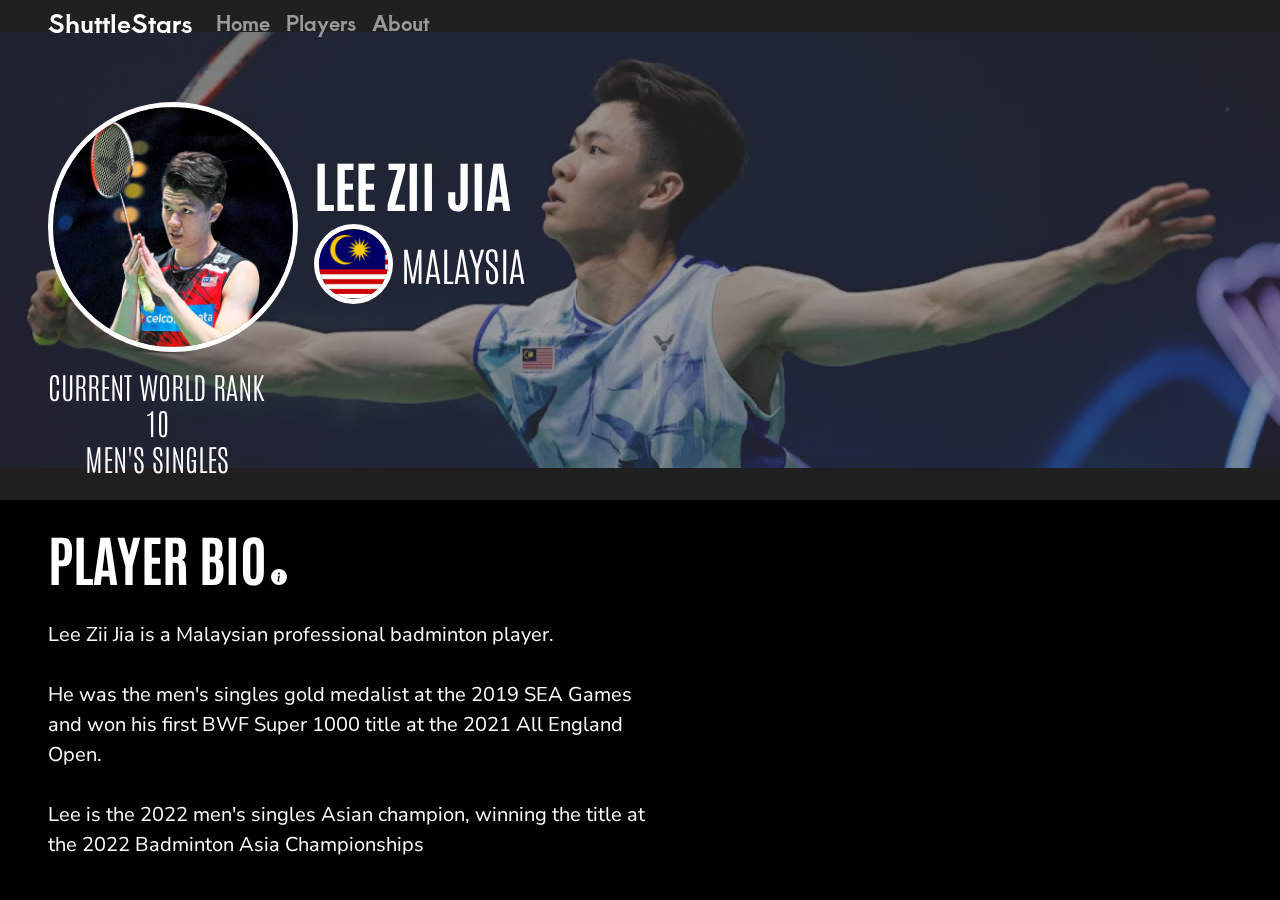
<file: CS50B Final/leeziijia.html>
<!DOCTYPE html>
<html lang="en">

<head>
    <meta charset="UTF-8">
    <meta name="viewport" content="width=device-width, initial-scale=1.0">
    <title>Lee Zii Jia</title>
    <link rel="stylesheet" href="bootstrap-5.3.3-dist/css/bootstrap.min.css">
    <link rel="stylesheet" href="css/styles.css">
    <link rel="stylesheet" href="css/player-information-page.css">

</head>

<body>
    <div class="background-container background-image">
    </div>
    <div class="container-fluid px-0">
        <div style="--mobile-image: url('../images/players/leeziijia/mobile-banner.png');
        --desktop-image: url('../images/players/leeziijia/desktop-banner.png');" class="player-banner-container">
            <nav class="navbar navbar-expand-lg navbar-dark align-bottom mb-5 pt-0 ">
                <div class="container-fluid px-5 pt-0 align-items-end ">
                    <a class="navbar-brand pt-0" href="index.html">ShuttleStars</a>
                    <button class="navbar-toggler" type="button" data-bs-toggle="collapse"
                        data-bs-target="#navbarSupportedContent" aria-controls="navbarSupportedContent"
                        aria-expanded="false" aria-label="Toggle navigation">
                        <span class="navbar-toggler-icon"></span>
                    </button>
                    <div class="collapse navbar-collapse" id="navbarSupportedContent">
                        <ul class="navbar-nav me-auto mb-2 mb-lg-0">
                            <li class="nav-item ">
                                <a class="nav-link" aria-current="page" href="index.html">Home</a>
                            </li>
                            <li class="nav-item">
                                <a class="nav-link" aria-current="page" href="catalog.html">Players</a>
                            </li>
                            <li class="nav-item">
                                <a class="nav-link " aria-current="page" href="about.html">About</a>
                            </li>

                        </ul>
                    </div>
                </div>
            </nav>
            <div class="player-profile-container d-flex flex-column ps-3 ps-lg-5 pb-4 mb-4">
                <div class="d-flex flex-row align-items-center mb-3">
                    <img class="profile-image" src="images/players/leeziijia/profile.png"
                        alt="Lee Zii Jia Profile Picture">
                    <div class="player-title ps-3">
                        <h2 class="mb-2">LEE ZII JIA</h2>
                        <div class="d-flex align-items-center ">
                            <img class="country-image me-2" src="images/players/leeziijia/country-flag.png"
                                alt="Malaysia Country Flag">
                            <h3>MALAYSIA</h3>
                        </div>
                    </div>
                </div>
                <div class="player-ranking text-center d-flex align-items-start">
                    <div>
                        <h3>CURRENT WORLD RANK</h3>
                        <h3>10</h3>
                        <h3>MEN'S SINGLES</h3>
                    </div>
                </div>
            </div>
        </div>
        <div class="text-container px-3 ps-lg-5 m-0 row">
            <h2 class="col-12 p-0 d-flex align-items-baseline">
                PLAYER BIO<svg xmlns="http://www.w3.org/2000/svg" width="16" height="16" fill="currentColor"
                    class=" ms-1 bi bi-info-circle-fill" viewBox="0 0 16 16">
                    <path
                        d="M8 16A8 8 0 1 0 8 0a8 8 0 0 0 0 16m.93-9.412-1 4.705c-.07.34.029.533.304.533.194 0 .487-.07.686-.246l-.088.416c-.287.346-.92.598-1.465.598-.703 0-1.002-.422-.808-1.319l.738-3.468c.064-.293.006-.399-.287-.47l-.451-.081.082-.381 2.29-.287zM8 5.5a1 1 0 1 1 0-2 1 1 0 0 1 0 2" />
                </svg>
            </h2>

            <p class="col-12 col-lg-6 p-0">
                <br>
                Lee Zii Jia is a Malaysian professional badminton player.
                <br><br>

                He was the men's singles gold medalist at the 2019 SEA Games and won his first BWF Super 1000 title at
                the 2021 All England Open.
                <br><br>
                Lee is the 2022 men's singles Asian champion, winning the title at the 2022 Badminton Asia Championships
            </p>
        </div>
    </div>


    <script src="bootstrap-5.3.3-dist/js/bootstrap.min.js"></script>
</body>

</html>
</file>
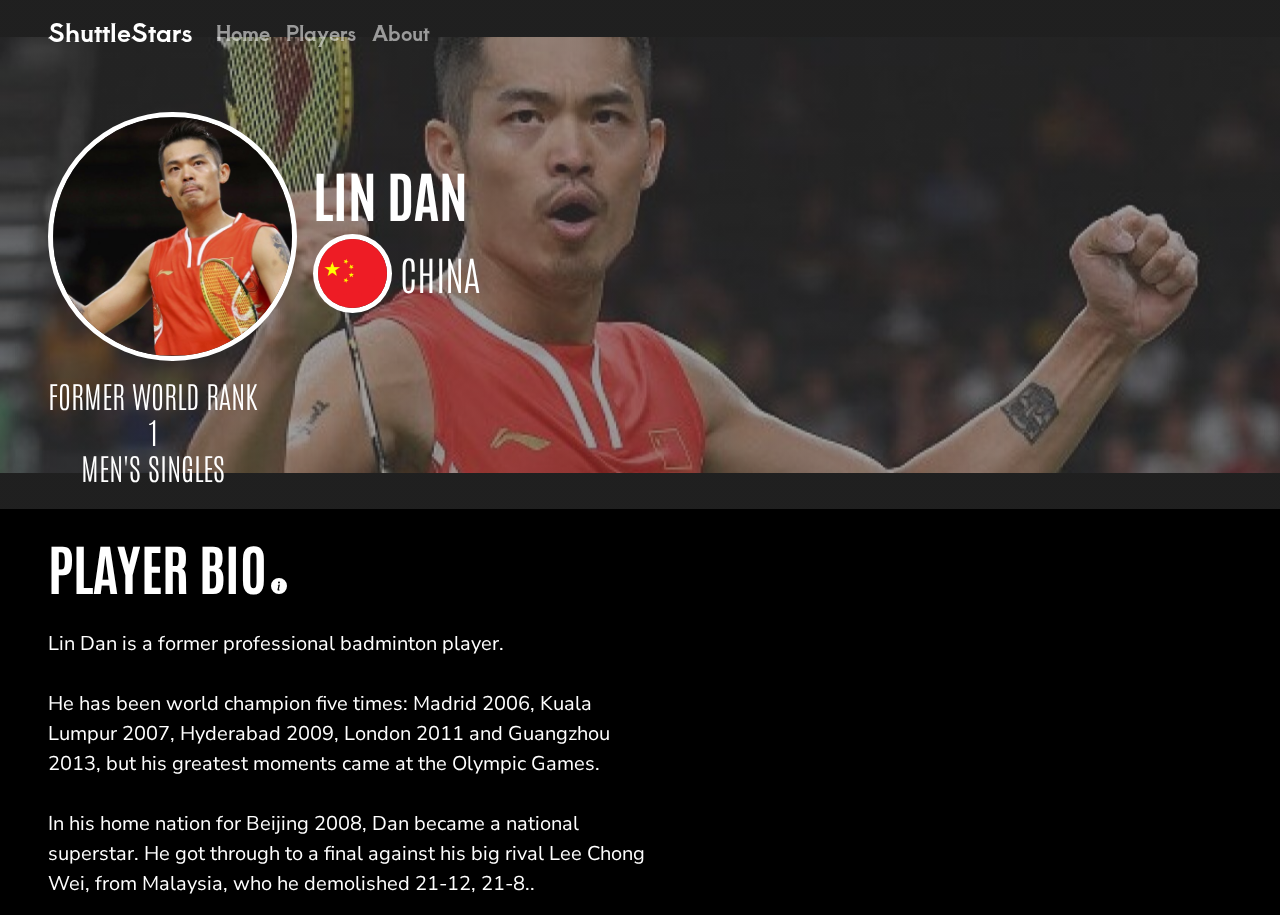
<file: CS50B Final/lindan.html>
<!DOCTYPE html>
<html lang="en">

<head>
    <meta charset="UTF-8">
    <meta name="viewport" content="width=device-width, initial-scale=1.0">
    <title>Lin Dan</title>
    <link rel="stylesheet" href="bootstrap-5.3.3-dist/css/bootstrap.min.css">
    <link rel="stylesheet" href="css/styles.css">
    <link rel="stylesheet" href="css/player-information-page.css">

</head>

<body>
    <div class="background-container background-image">
    </div>
    <div class="container-fluid px-0">
        <div style="--mobile-image: url('../images/players/lindan/mobile-banner.png');
        --desktop-image: url('../images/players/lindan/desktop-banner.png');" class="player-banner-container">
            <nav class="navbar navbar-expand-lg navbar-dark align-bottom mb-5 ">
                <div class="container-fluid px-5 align-items-end ">
                    <a class="navbar-brand " href="index.html">ShuttleStars</a>
                    <button class="navbar-toggler" type="button" data-bs-toggle="collapse"
                        data-bs-target="#navbarSupportedContent" aria-controls="navbarSupportedContent"
                        aria-expanded="false" aria-label="Toggle navigation">
                        <span class="navbar-toggler-icon"></span>
                    </button>
                    <div class="collapse navbar-collapse" id="navbarSupportedContent">
                        <ul class="navbar-nav me-auto mb-2 mb-lg-0">
                            <li class="nav-item ">
                                <a class="nav-link" aria-current="page" href="index.html">Home</a>
                            </li>
                            <li class="nav-item">
                                <a class="nav-link" aria-current="page" href="catalog.html">Players</a>
                            </li>
                            <li class="nav-item">
                                <a class="nav-link " aria-current="page" href="about.html">About</a>
                            </li>

                        </ul>
                    </div>
                </div>
            </nav>
            <div class="player-profile-container d-flex flex-column ps-3 ps-lg-5 pb-4 mb-4">
                <div class="d-flex flex-row align-items-center mb-3">
                    <img class="profile-image" src="images/players/lindan/profile.png" alt="Lin Dan Profile Picture">
                    <div class="player-title ps-3">
                        <h2 class="mb-2">LIN DAN</h2>
                        <div class="d-flex align-items-center ">
                            <img class="country-image me-2" src="images/players/lindan/country-flag.png"
                                alt="China Country Flag">
                            <h3>CHINA</h3>
                        </div>
                    </div>
                </div>
                <div class="player-ranking text-center d-flex align-items-start">
                    <div>
                        <h3>FORMER WORLD RANK</h3>
                        <h3>1</h3>
                        <h3>MEN'S SINGLES</h3>
                    </div>
                </div>
            </div>
        </div>
        <div class="text-container px-3 ps-lg-5 m-0 row">
            <h2 class="col-12 p-0 d-flex align-items-baseline">
                PLAYER BIO<svg xmlns="http://www.w3.org/2000/svg" width="16" height="16" fill="currentColor"
                    class=" ms-1 bi bi-info-circle-fill" viewBox="0 0 16 16">
                    <path
                        d="M8 16A8 8 0 1 0 8 0a8 8 0 0 0 0 16m.93-9.412-1 4.705c-.07.34.029.533.304.533.194 0 .487-.07.686-.246l-.088.416c-.287.346-.92.598-1.465.598-.703 0-1.002-.422-.808-1.319l.738-3.468c.064-.293.006-.399-.287-.47l-.451-.081.082-.381 2.29-.287zM8 5.5a1 1 0 1 1 0-2 1 1 0 0 1 0 2" />
                </svg>
            </h2>

            <p class="col-12 col-lg-6 p-0">
                <br>
                Lin Dan is a former professional badminton player.
                <br><br>
                He has been world champion five times: Madrid 2006, Kuala Lumpur 2007, Hyderabad 2009, London 2011 and
                Guangzhou 2013, but his greatest moments came at the Olympic Games.
                <br><br>
                In his home nation for Beijing 2008, Dan became a national superstar. He got through to a final against
                his big rival Lee Chong Wei, from Malaysia, who he demolished 21-12, 21-8..
            </p>
        </div>
    </div>


    <script src="bootstrap-5.3.3-dist/js/bootstrap.min.js"></script>
</body>

</html>
</file>
<file: CS50B Final/css/styles.css>
/* Load In Google Fonts */
@import url('https://fonts.googleapis.com/css2?family=Anton&family=Antonio:wght@100..700&family=Aoboshi+One&family=Nunito+Sans:ital,opsz,wght@0,6..12,200..1000;1,6..12,200..1000&display=swap');

/* Typography */
h1,
h2,
p {
    color: white;
}

h1,
h2 {
    font-family: "Anton";
    font-size: 40px;
}

p {
    font-family: "Nunito Sans";
}

/* Utility Classes */
.blurred-image {
    position: fixed;
    top: 0;
    height: 100%;
    width: 100%;
    backdrop-filter: blur(5px);
    -webkit-backdrop-filter: blur(5px);
}

.dark-overlay {
    position: fixed;
    top: 0;
    height: 100%;
    width: 100%;
    background-color: #3F3F3F;
    opacity: 0.5;
}

.stroked-text {
    -webkit-text-stroke: 1px white;
    color: rgba(0, 0, 0, 0);
}

/* Background Set Up */
.background-container {
    position: fixed;
    height: 100vh;
    width: 100%;
    background-position: center center;
    background-repeat: no-repeat;
    background-attachment: fixed;
    background-size: cover;
    transform: scale(1.1);
    z-index: -1;
}

/* Navbar */
.navbar {
    font-family: "Aoboshi One", Helvetica;
}

.navbar-brand {
    font-size: 25px;
}


/* Large And Above*/
@media (min-width: 768px) {

    h1,
    h2 {
        font-family: "Anton";
        font-size: 100px;
    }

    /* Nav Bar*/
    .navbar {
        font-size: 20px;
    }


    .navbar-brand {
        font-size: 25px;
    }
}
</file>
<file: CS50B Final/css/home-page.css>
/*Mobile Home Page*/

.background-image {
    background-image: url("../images/home/background-mobile.png");

}

img {
    max-width: 100%;
    max-height: 750px;
}

.button {
    display: block;
    width: 100%;
    text-align: center;
    text-decoration: none;
    background-color: rgba(255, 255, 255, 0.7);
    height: 50px;
    line-height: 50px;
    color: black;
    font-family: "Antonio";
    font-size: 20px;
    border-radius: 10px;
    transition: all 0.25s;
}

.button:hover {
    transform: scale(1.01);
    transform: translateY(-2px);
    background-color: rgba(255, 255, 255, 0.9);
}


p {
    background-color: rgba(0, 0, 0, 0.5);
    padding: 20px;
    border-radius: 5px;
}

/* Small Screens And Above*/
@media (min-width: 768px) {
    .background-image {
        background-image: url("../images/home/background-desktop.png");
    }

    .button {
        height: 100px;
        line-height: 100px;
        font-size: 40px;
    }


    p {
        font-size: 30px;

    }


}
</file>
<file: assets/css/fonts.css>
@import url("https://fonts.googleapis.com/css2?family=Montserrat&family=Neucha&family=Slabo+27px&family=Source+Sans+Pro:wght@900&display=swap");

@font-face {
    font-family: "neuemedium";
    src: url("../fonts/helveticaneue_medium-webfont.woff2") format("woff2"),
        url("../fonts/helveticaneue_medium-webfont.woff") format("woff");
    font-weight: normal;
    font-style: normal;
}

@font-face {
    font-family: "neue";
    src: url("../fonts/helveticaneue-webfont.woff2") format("woff2"),
        url("../fonts/helveticaneue-webfont.woff") format("woff");
    font-weight: normal;
    font-style: normal;
}
</file>
<file: assets/css/styles.css>
* {
    box-sizing: border-box;
    line-height: 2rem;
    padding: 0;
    margin: 0;
}

/* Variables*/
:root {
    --nav-color: black;
    --nav-text-color: white;
    --nav-link-hover-color: #e3772a;
    --primary-color: #ffffff;
    --primary-color-border: #dbdbdb;
    --secondary-color: #efefef;
    --bg-color: #fafafa;
    --default-margin: 20px;
}

html {
    scroll-behavior: smooth;
}

h1 {
    text-decoration: underline;
    text-align: center;
    letter-spacing: 0.5px;
    font-size: 24px;
}

h2 {
    font-size: 18px;
}

a {
    color: var(--nav-link-hover-color);
}

/* Body*/
body {
    background-color: var(--bg-color);
    font-family: Montserrat, Times, "Times New Roman";
}

/* Responsive Media */
img,
video,
embed,
iframe {
    max-width: 100%;
    height: auto;
}

/* Navigation Bar */
header {
    top: 0;
    display: flex;
    font-family: neue;
    position: sticky;
    background-color: var(--nav-color);
    color: var(--nav-text-color);
    align-items: center;
    flex-direction: column;
    flex-wrap: wrap;
    font-size: 18px;
    z-index: 1;
}

header a {
    text-decoration: none;
    color: inherit;
    transition: color 0.5s;
    letter-spacing: 2px;
}

header a:hover {
    color: var(--nav-link-hover-color);
}

#menu-button {
    position: absolute;
    font-size: 30px;
    right: 10px;
    top: 10px;
}

#brand-logo {
    display: flex;
    align-items: center;
    font-family: "Slabo 27px", sans-serif;
    font-size: 20px;
    letter-spacing: 0px;
    color: var(--nav-link-hover-color);
}

#brand-logo span:last-child {
    color: white;
}

#nav-links {
    display: none;
    list-style: none;
}

#nav-links li {
    display: block;
    padding: 0px 10px;
    text-align: center;
}

#contact-link {
    display: none;
    padding: 0px 10px;
    margin-bottom: 10px;
}

#nav-links.active {
    display: inherit;
}

#contact-link.active {
    display: inherit;
}

.current-page {
    text-decoration: underline;
}

/* Drop Down*/

.toggle {
    display: none;
}

.toggle:checked ~ ul {
    display: inherit;
}

.dropdown .open {
    color: white;
    transition: color 0.5s;
}
.dropdown .open:hover {
    color: var(--nav-link-hover-color);
}

.dropdown ul {
    display: none;
    color: white;
    transition: color 0.5s;
    font-size: 15px;
    width: 100%;
    overflow-wrap: break-word;
    z-index: -1;
}

.dropdown ul li {
    color: white;
    padding: 0px;
    margin: 0px;
    transition: color 0.5s;
}
.dropdown ul li a {
    text-decoration: none;
}

.dropdown:hover ul li a:hover {
    color: var(--nav-link-hover-color);
}

/*Banners*/

.banner {
    height: 400px;
    background-position: center center;
    background-size: cover;
    background-repeat: no-repeat;
    color: white;
    background-attachment: fixed;
    display: flex;
    flex-direction: column;
    flex-wrap: wrap;
    justify-content: center;
    align-items: center;
    border-bottom: 1px solid var(--primary-color-border);
    margin-bottom: var(--default-margin);
}

.banner span {
    letter-spacing: 3px;
    font-size: 30px;
    text-decoration: none;
    font-family: "Source Sans Pro", Times;
    text-transform: uppercase;
    font-weight: bold;
    color: white;
    text-align: center;
}

.banner span.orange-text {
    color: #f17c2d;
}

.banner.information-page {
    background-image: linear-gradient(rgba(0, 0, 0, 0.5), rgba(0, 0, 0, 0.5)),
        url("../imgs/Jerry.jpg");
}

.banner.schedule-page {
    background-image: linear-gradient(rgba(0, 0, 0, 0.5), rgba(0, 0, 0, 0.5)),
        url("../imgs/Oliver.jpg");
}

.banner.coach-page {
    background-image: linear-gradient(rgba(0, 0, 0, 0.5), rgba(0, 0, 0, 0.5)),
        url("../imgs/Josue_Smash.jpg");
    background-position: center 11px;
}

.banner.home-page {
    display: flex;
    flex-direction: column;
    flex-wrap: wrap;
    justify-content: center;
    border-bottom: 1px solid var(--primary-color-border);
    margin-bottom: var(--default-margin);

    background: linear-gradient(
                45deg,
                rgba(0, 0, 0, 1) 0%,
                rgba(0, 0, 0, 0) 100%
            )
            fixed,
        linear-gradient(rgba(0, 0, 0, 0.7), rgba(0, 0, 0, 0.3)) fixed,
        url("../imgs/Home.jpg") center/cover fixed no-repeat;

    position: relative;
}

.banner.home-page span.smaller-header {
    font-size: 20px;
    color: gray;
}

.banner.home-page img {
    position: absolute;
    top: 0;
    right: 10px;
    height: 50px;
}

/*Scroll Behavior*/
.information,
.three-column-display {
    scroll-margin-top: 60px;
}

/* Information Class */
.information {
    display: flex;
    text-align: center;
    flex-direction: column;
    flex-wrap: wrap;
    justify-content: center;
    align-items: center;
    letter-spacing: 0.5px;
    border-bottom: 1px solid var(--primary-color-border);
    border-radius: 10px;
    margin-bottom: var(--default-margin);
}

.information h1 {
    padding: 0px 40px;
    margin-bottom: var(--default-margin);
}

.information p {
    margin: 20px;
    margin-top: 0px;
}

.information iframe {
    border: 1px solid var(--primary-color-border);
    border-radius: 10px;
}

.information figure {
    margin-bottom: var(--default-margin);
}

.information .iframe-container {
    position: relative;
    overflow: hidden;
    width: 100%;
    padding-top: 56.25%;
}

.information .iframe-container iframe {
    position: absolute;
    top: 0;
    left: 0;
    bottom: 0;
    right: 0;
    width: 100%;
    height: 100%;
}

.information aside {
    border: 1px solid var(--primary-color-border);
    margin-bottom: var(--default-margin);
    border-radius: 10px;
    width: 200px;
}

.information img {
    border-top-left-radius: 10px;
    border-top-right-radius: 10px;
}

.information ol {
    padding: 0px 9%;
}

/* Three Column Display */
.three-column-display {
    display: flex;
    flex-direction: column;
    flex-wrap: wrap;
    width: 100%;
    padding: 0px 40px;
    border-bottom: 1px solid var(--primary-color-border);
    border-radius: 10px;
    margin-bottom: var(--default-margin);
}

.three-column-display h1 {
    padding: 0px 40px;
    margin-bottom: var(--default-margin);
}

.three-column-display article {
    display: flex;
    flex-direction: column;
    flex: 100%;
    font-size: 16px;
    padding: 40px;
    border: 1px solid var(--primary-color-border);
    background-color: var(--primary-color);
    border-radius: 10px;
    text-align: center;
    margin: 5px;
}

.three-column-display article h2 {
    text-align: center;
}
.three-column-display article p {
    margin-top: 30px;
    text-align: center;
}
.three-column-display article img {
    display: block;
    width: 80%;
    margin: 0px auto;
}

.three-column-display article:last-child {
    margin-bottom: var(--default-margin);
}

/* Extra Margin Space*/
.margin-space {
    margin-bottom: var(--default-margin);
}

/* Footer */
footer {
    text-align: center;
}

/* Medium Screen */
@media screen and (min-width: 768px) {
    header {
        justify-content: space-between;
        padding-right: 5%;
        flex-direction: row;
    }

    #nav-links {
        display: inherit;
    }

    #nav-links li {
        display: inline-block;
        padding: 0px 10px;
        margin: 0px 20px;
        text-align: center;
    }

    #contact-link {
        display: inherit;
        padding: 0 10px;
        margin-bottom: 0px;
    }

    #menu-button {
        display: none;
    }

    .three-column-display {
        flex-direction: row;
        flex-wrap: wrap;
    }

    .three-column-display article {
        flex: 40%;
    }

    .information p {
        padding: 0px 30%;
    }

    .three-column-display h1 {
        flex: 100%;
    }

    .banner {
        height: 600px;
    }

    .information li {
        text-align: left;
    }

    .banner.home-page span.smaller-header {
        font-size: 30px;
    }

    .banner span {
        font-size: 40px;
        text-decoration: none;
        margin: 10px 0px;
    }

    .banner.home-page img {
        position: absolute;
        top: 0;
        right: 30px;
        height: 90px;
    }

    .open {
        display: none;
    }

    .dropdown:hover ul {
        display: inherit;
    }

    .dropdown ul {
        display: none;
        color: white;
        transition: color 0.5s;
        font-size: 15px;
        width: 100%;
        overflow-wrap: break-word;
        position: absolute;
        background-color: var(--nav-color);
        top: 30px;
        left: 0;
    }

    .dropdown ul li {
        color: white;
        padding: 0px !important;
        margin: 0px !important;
        transition: color 0.5s;
    }

    .dropdown {
        position: relative;
    }
}

@media screen and (min-width: 992px) {
    .three-column-display article {
        flex: 1;
    }

    .three-column-display article {
        margin-bottom: var(--default-margin);
    }

    .information aside {
        position: absolute;
        right: 2%;
    }

    .banner span {
        font-size: 50px;
        text-decoration: none;
    }
}
</file>
<file: assets/css/coach-section.css>
.coach-section {
    display: flex;
    flex-direction: column;
    justify-content: center;
    align-items: center;
    flex-wrap: wrap;
}

/* Make h1 have the full width*/
.coach-section h1 {
    flex: 100%;
}

/*Each card*/

.coach-section article {
    display: block;
    overflow: auto;
    width: 80%;
    margin: var(--default-margin);
    padding: var(--default-margin);
    border-radius: 1rem;
    background-color: var(--primary-color);
    box-shadow: 0px 0px 10px var(--primary-color-border);
    transition: all 0.15s ease-in-out;
    text-align: center;
}

.coach-section article h2 {
    font-size: 24px;
    text-decoration: underline;
    text-align: center;
    margin-bottom: var(--default-margin);
}

.coach-section article > img {
    height: 50%;
    border-radius: 100%;
    max-width: 100%;
    height: auto;
    box-shadow: 1px 2px 10px 2px rgba(0, 0, 0, 0.5);
    transition: 0.25s;
}

.coach-section article > p {
    font-size: 16px;
    text-align: center;
    margin-bottom: var(--default-margin);
}

/* Card hover animation */
.coach-section article:hover {
    transform: scale(1.02);
}

.coach-section article:hover img {
    border-radius: 25px;
}

/* Medium Screen */
@media screen and (min-width: 768px) {
    .coach-section {
        flex-direction: row;
    }

    .coach-section article {
        flex-basis: 40%;
    }

    .coach-section article > img {
        width: 100%;
    }
}

@media screen and (min-width: 992px) {
    .coach-section article {
        flex-basis: 25%;
    }

    .coach-section article > img {
        width: 50%;
    }

    .coach-section article > p {
        font-size: 18px;
    }
}
</file>
<file: assets/css/form.css>
.form-container {
    display: flex;
    flex-direction: column;
    justify-content: center;
    align-items: center;
    text-align: center;
    margin-bottom: var(--default-margin);
    padding: 30px;
}

.form-container > p {
    margin-bottom: var(--default-margin);
}

form {
    display: flex;
    flex-direction: column;
    align-items: center;
    width: 100%;
}

div {
    margin: 10px;
}

fieldset {
    padding: 30px;
    background-color: var(--primary-color);
    border-radius: 10px;
    margin: var(--default-margin);
    min-width: auto;
    width: 100%;
}

legend {
    font-size: 20px;
}

textarea {
    width: 100%;
    height: auto;
    min-height: 75px;
    outline: none;
    resize: none;
    padding: 10px;
    font-family: Montserrat, sans-serif;
}

input[type="text"],
input[type="email"],
textarea {
    transition: 0.3s;
}
input[type="text"]:focus,
input[type="email"]:focus,
textarea:focus {
    transform: scale(1.05);
    outline: none;
}

input[type="radio"] {
    margin-right: 5px;
}

input[type="text"],
input[type="email"] {
    width: 100%;
    text-align: center;
}

input[type="submit"],
input[type="reset"] {
    font-family: Montserrat, sans-serif;
    color: white;
    background-color: #282828;
    border-radius: 5px;
    border: 1px solid var(--primary-color-border);
    padding: 2px 20px;
    margin: 5px;
    transition: 0.15s;
}

input[type="submit"]:hover,
input[type="reset"]:hover {
    transform: scale(1.1);
    cursor: pointer;
}

label {
    margin-right: 10px;
}

select {
    padding: 10px;
    text-align: center;
}

#contact-subject {
    font-family: Montserrat, sans-serif;
}

.coach-container {
    display: flex;
    flex-direction: column;
    justify-content: space-around;
    align-items: center;
}

.coach-container div {
    margin: 0px;
    margin-bottom: 5px;
}

/* Medium sided screen*/
/* Medium Screen */
@media screen and (min-width: 768px) {
    form {
        width: 50%;
    }

    fieldset {
        min-width: 500px;
        width: 80%;
    }
    .table-container {
        font-size: medium;
    }

    .coach-container {
        display: flex;
        flex-direction: row;
    }
}
</file>
<file: assets/css/schedule.css>
/* Table */
th,
tfoot {
    background-color: #282828;
    color: white;
    padding: 8px;
}

td {
    padding: 4px;
    width: 25%;
    color: black;
}

tfoot td {
    color: white;
}

tbody tr:hover {
    background-color: #757575;
}

tbody tr:hover td {
    color: white;
}

table {
    border-collapse: collapse;
    background-color: var(--primary-color);
    border-spacing: 5px;
    border-radius: 10px;
    width: 100%;
    caption-side: top;
}

colgroup col:nth-child(odd) {
    background-color: #f8f8f8;
}

table caption {
    font-size: 20px;
    font-weight: bold;
    text-decoration: underline;
    padding: 10px 0px;
}

.table-container {
    display: flex;
    justify-content: center;
    align-items: center;
    text-align: center;
    margin-left: auto;
    margin-right: auto;
    overflow-x: auto;
    overflow-y: auto;
    margin-bottom: var(--default-margin);
    font-size: small;
    width: 90%;
    border-radius: 10px;
    background-color: #282828;
    color: white;
    border: 1px solid var(--primary-color-border);
}

/* Medium sided screen*/
/* Medium Screen */
@media screen and (min-width: 891px) {
    .table-container {
        font-size: medium;
    }
}
</file>
<file: CS50B Final/css/about.css>
.background-image {
    background-color: black;
}

.accordion-item {
    background-color: transparent;
    color: white;
}

.accordion-button {
    font-family: "Nunito Sans" !important;

}

.carousel-inner>.carousel-item>img {
    height: 400px;
    object-fit: cover;
    object-position: center;
}

.carousel-caption p {
    font-size: 20px;
    color: black !important;
    background-color: white;
    border-radius: 20px;
}

/* Small Screens And Above*/
@media (min-width: 768px) {
    h1 {
        font-size: 80px;
    }

    .carousel-inner>.carousel-item>img {
        height: 700px;
        object-fit: cover;
        object-position: center;
    }



}
</file>
<file: CS50B Final/css/catalog-page.css>
/*Mobile Home Page*/
.background-image {
    background-image: url("../images/catalog/background-mobile.png");
}

img {
    max-width: 100%;
    border-radius: 100%;
}

.player-holder {
    pointer-events: none;
    transition: all 0.25s;
}

.player-holder:hover>* {
    filter: grayscale(1);
}

.player-holder div {
    max-width: 300px;
    transition: all 0.25s;
    pointer-events: none;
    filter: grayscale(0);

}

.player-holder div:hover {
    transform: scale(1.1);
    filter: grayscale(0);
}

.player-holder div img {
    pointer-events: auto;

}


.player-holder div p {
    font-size: 10px;
}

.name {
    font-weight: bold;
    font-size: 15px !important;
}



/* Small Screens And Above*/
@media (min-width: 768px) {
    .background-image {
        background-image: url("../images/catalog/background-desktop.png");
    }

    .player-holder div p {
        font-size: 20px;
    }

    .name {
        font-weight: bold;
        font-size: 30px !important;
    }

}
</file>
<file: CS50B Final/css/player-information-page.css>
h2,
h3 {
    font-family: "Antonio";
    color: white;
    margin: 0;
    padding: 0;
}

h2 {
    font-size: 25px;
    font-weight: bolder;
}

h3 {
    font-size: 20px;
    font-weight: lighter;
}

.background-image {
    background-color: black;
}

/* Player Profile */

.player-banner-container {
    padding: 0;
    background-repeat: no-repeat;
    background-position: center center;
    background-size: cover;
    background-image: linear-gradient(0deg, rgb(63, 63, 63, 0.5), rgb(63, 63, 63, 0.5)), var(--mobile-image);
}

.player-profile-container img {
    border-radius: 100%;

}

.profile-image {
    border: white solid 5px;
    max-width: 150px;
    max-height: 150px;
}

.country-image {
    border: white solid 3px;
    max-width: 40px;
    max-height: 40px;
}


.player-ranking h3 {
    font-size: 15px;
}

/* Small Screens And Above*/
@media (min-width: 768px) {
    h2 {
        font-size: 55px;
    }

    h3 {
        font-size: 40px;
    }

    .player-banner-container {
        background-image: linear-gradient(0deg, rgb(63, 63, 63, 0.5), rgb(63, 63, 63, 0.5)), var(--desktop-image);
        background-size: 100%;

    }

    .profile-image {
        border: white solid 5px;
        max-width: 250px;
        max-height: 250px;
    }

    .country-image {
        border: white solid 5px;
        max-width: 80px;
        max-height: 80px;
    }


    .player-ranking h3 {
        font-size: 30px;
    }

    p {
        font-size: 20px;
    }

}
</file>
